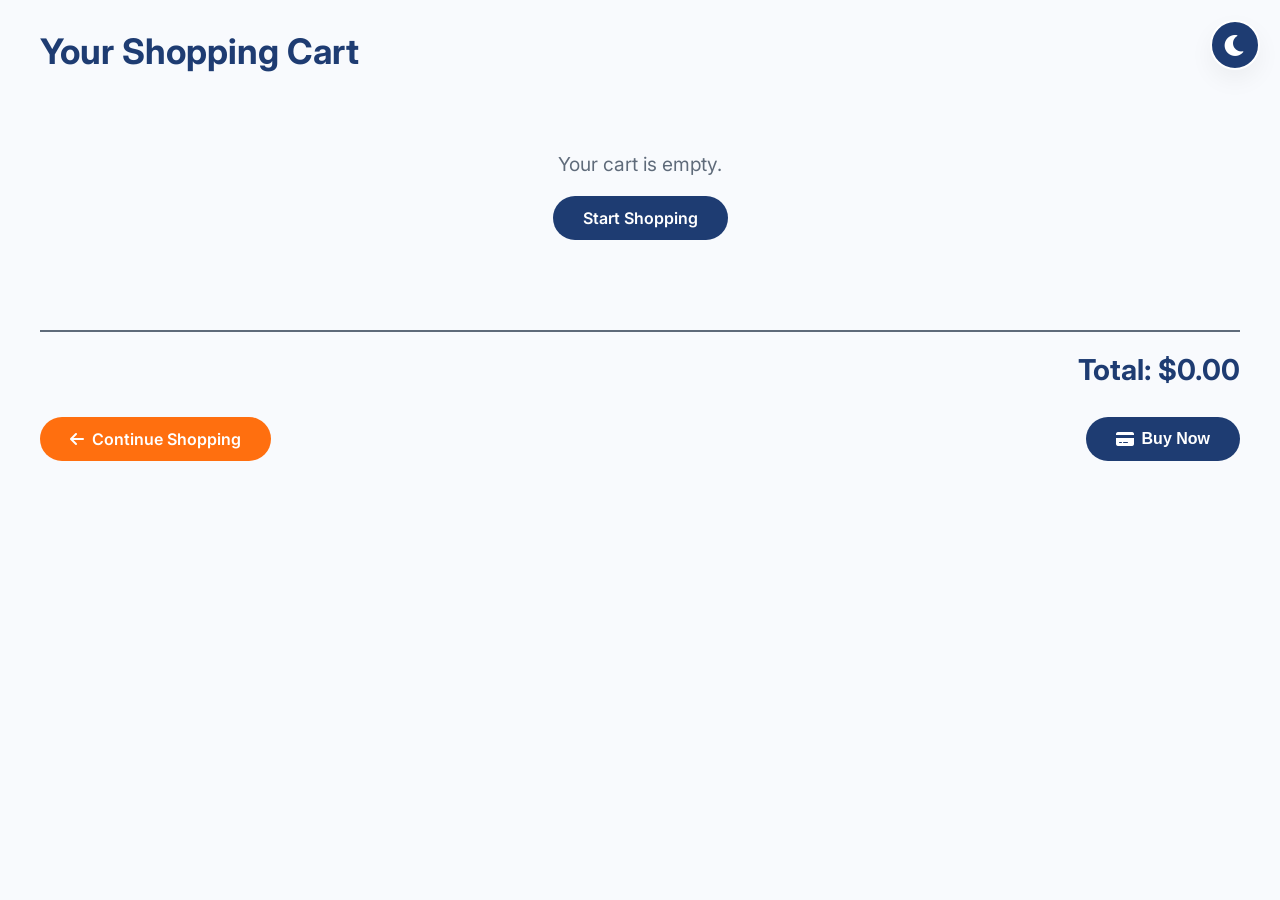
<file: cart.html>
<!DOCTYPE html>
<html lang="en">
<head>
    <meta charset="UTF-8">
    <meta name="viewport" content="width=device-width, initial-scale=1.0">
    <title>Your Cart · ICYAGWE SHOP</title>
    <!-- Font Awesome -->
    <link rel="stylesheet" href="https://cdnjs.cloudflare.com/ajax/libs/font-awesome/6.0.0-beta3/css/all.min.css">
    <!-- Google Fonts -->
    <link href="https://fonts.googleapis.com/css2?family=Inter:opsz,wght@14..32,400;14..32,500;14..32,600;14..32,700&display=swap" rel="stylesheet">
    <style>
        * { margin:0; padding:0; box-sizing:border-box; }
        :root {
            --primary: #1E3C72;
            --secondary: #FF6F0F;
            --dark: #1a2b3c;
            --light: #f8fafd;
            --gray: #5f6b7a;
            --white: #ffffff;
            --shadow-md: 0 10px 25px rgba(0,0,0,0.05);
            --shadow-lg: 0 20px 40px rgba(0,0,0,0.08);
            --radius: 24px;
            --radius-sm: 16px;
            --transition: all 0.25s ease;
        }
        body.dark-mode {
            --primary: #2a4b8c;
            --secondary: #ff944d;
            --dark: #e0e0e0;
            --light: #1e1e2f;
            --gray: #a0a0b0;
            --white: #2a2a3a;
            background-color: #12121a;
            color: #ddd;
        }
        body {
            font-family: 'Inter', sans-serif;
            background: var(--light);
            color: var(--dark);
            transition: all 0.3s;
            padding: 30px 20px;
        }
        .container {
            max-width: 1200px;
            margin: 0 auto;
        }
        h1 {
            margin-bottom: 30px;
            color: var(--primary);
            font-size: 2.2rem;
        }
        .cart-grid {
            display: grid;
            grid-template-columns: repeat(auto-fit, minmax(280px, 1fr));
            gap: 20px;
            margin-top: 20px;
        }
        .cart-card {
            background: var(--white);
            border-radius: 20px;
            overflow: hidden;
            box-shadow: var(--shadow-md);
            transition: var(--transition);
            position: relative;
            padding: 15px;
        }
        .cart-card:hover {
            transform: translateY(-5px);
            box-shadow: var(--shadow-lg);
        }
        .badge-best {
            position: absolute;
            top: 15px;
            left: 15px;
            background: #ff6b6b;
            color: white;
            font-size: 0.75rem;
            font-weight: 700;
            padding: 4px 12px;
            border-radius: 30px;
            text-transform: uppercase;
            z-index: 2;
            box-shadow: 0 4px 8px rgba(255,107,107,0.3);
        }
        .cart-img {
            width: 100%;
            height: 160px;
            background: #f0f0f0;
            border-radius: 16px;
            display: flex;
            align-items: center;
            justify-content: center;
            margin-bottom: 15px;
            overflow: hidden;
            cursor: pointer;
        }
        .cart-img i {
            font-size: 4rem;
            color: var(--primary);
            opacity: 0.5;
        }
        .cart-img img {
            width: 100%;
            height: 100%;
            object-fit: cover;
        }
        .cart-title {
            font-weight: 700;
            font-size: 1rem;
            line-height: 1.4;
            margin: 8px 0 4px;
            color: var(--dark);
            display: -webkit-box;
             line-clamp: 2;
            -webkit-box-orient: vertical;
            overflow: hidden;
            min-height: 2.8rem;
        }
        .cart-status {
            color: var(--gray);
            font-size: 0.85rem;
            margin-bottom: 10px;
        }
        .cart-price-row {
            display: flex;
            align-items: center;
            justify-content: space-between;
            margin-top: 10px;
        }
        .cart-price {
            font-size: 1.3rem;
            font-weight: 700;
            color: var(--primary);
        }
        .cart-quantity {
            display: flex;
            align-items: center;
            gap: 8px;
        }
        .qty-btn {
            width: 32px;
            height: 32px;
            border-radius: 50%;
            border: 1px solid var(--gray);
            background: transparent;
            color: var(--dark);
            font-weight: 700;
            cursor: pointer;
            transition: var(--transition);
            display: inline-flex;
            align-items: center;
            justify-content: center;
        }
        .qty-btn:hover {
            background: var(--secondary);
            color: white;
            border-color: var(--secondary);
        }
        .qty-value {
            font-weight: 600;
            min-width: 20px;
            text-align: center;
        }
        .remove-btn {
            background: none;
            border: none;
            font-size: 1.2rem;
            color: #ff6b6b;
            cursor: pointer;
            transition: var(--transition);
            margin-left: 5px;
        }
        .remove-btn:hover {
            color: #ff0000;
            transform: scale(1.1);
        }
        .cart-total {
            margin-top: 40px;
            text-align: right;
            font-size: 1.8rem;
            font-weight: 700;
            color: var(--primary);
            border-top: 2px solid var(--gray);
            padding-top: 20px;
        }
        .cart-actions {
            margin-top: 30px;
            display: flex;
            justify-content: space-between;
            flex-wrap: wrap;
            gap: 15px;
        }
        .btn {
            display: inline-flex;
            align-items: center;
            gap: 8px;
            padding: 12px 30px;
            border-radius: 60px;
            font-weight: 600;
            text-decoration: none;
            background: var(--primary);
            color: white;
            transition: var(--transition);
            border: none;
            cursor: pointer;
            font-size: 1rem;
        }
        .btn:hover {
            background: var(--secondary);
            transform: translateY(-2px);
        }
        .btn-secondary {
            background: var(--secondary);
        }
        .empty-cart {
            text-align: center;
            padding: 50px;
            font-size: 1.2rem;
            color: var(--gray);
        }
        .theme-toggle {
            position: fixed;
            top: 20px;
            right: 20px;
            width: 50px;
            height: 50px;
            background: var(--primary);
            color: white;
            border-radius: 50%;
            display: flex;
            align-items: center;
            justify-content: center;
            font-size: 1.5rem;
            cursor: pointer;
            border: 2px solid white;
            z-index: 100;
            box-shadow: var(--shadow-md);
        }

        /* MODAL for cart quick view */
        .modal {
            display: none;
            position: fixed;
            z-index: 1000;
            left: 0;
            top: 0;
            width: 100%;
            height: 100%;
            background-color: rgba(0,0,0,0.7);
            align-items: center;
            justify-content: center;
        }
        .modal.show {
            display: flex;
        }
        .modal-content {
            background: var(--white);
            border-radius: var(--radius);
            max-width: 1100px;
            width: 95%;
            max-height: 90vh;
            overflow-y: auto;
            position: relative;
            animation: fadeScale 0.3s ease;
        }
        @keyframes fadeScale {
            from { opacity: 0; transform: scale(0.9); }
            to { opacity: 1; transform: scale(1); }
        }
        .close-modal {
            position: absolute;
            top: 15px;
            right: 20px;
            font-size: 2rem;
            cursor: pointer;
            color: var(--gray);
            z-index: 10;
        }
        .close-modal:hover {
            color: var(--secondary);
        }
        .modal-body {
            display: grid;
            grid-template-columns: 1fr 1fr;
            gap: 30px;
            padding: 30px;
        }
        .modal-image {
            display: flex;
            align-items: center;
            justify-content: center;
        }
        .modal-img {
            width: 100%;
            max-height: 500px;
            display: flex;
            align-items: center;
            justify-content: center;
            background: #f0f0f0;
            border-radius: var(--radius-sm);
            padding: 20px;
        }
        .modal-img i {
            font-size: 12rem;
            color: var(--primary);
            opacity: 0.5;
        }
        .modal-img img {
            max-width: 100%;
            max-height: 500px;
            object-fit: contain;
        }
        .modal-details h2 {
            margin-bottom: 15px;
            color: var(--primary);
            font-size: 1.8rem;
        }
        .modal-price {
            font-size: 2.5rem;
            font-weight: 700;
            color: var(--secondary);
            margin-bottom: 20px;
        }
        .modal-description {
            margin-bottom: 30px;
            line-height: 1.6;
            font-size: 1.1rem;
        }
        .modal-add-btn {
            width: 100%;
            padding: 15px;
            font-size: 1.2rem;
        }
        @media (max-width: 768px) {
            .modal-body { grid-template-columns: 1fr; }
            .modal-img { max-height: 350px; }
            .modal-img i { font-size: 8rem; }
            .modal-img img { max-height: 350px; }
        }
    </style>
</head>
<body>
    <!-- QUICK VIEW MODAL (for cart items) -->
    <div id="cartModal" class="modal">
        <div class="modal-content">
            <span class="close-modal" id="closeCartModal">&times;</span>
            <div class="modal-body">
                <div class="modal-image">
                    <div id="cartModalImage" class="modal-img"></div>
                </div>
                <div class="modal-details">
                    <h2 id="cartModalTitle"></h2>
                    <div class="modal-price" id="cartModalPrice"></div>
                    <div class="modal-description" id="cartModalDescription"></div>
                </div>
            </div>
        </div>
    </div>

    <div class="theme-toggle" id="themeToggle"><i class="fas fa-moon"></i></div>
    <div class="container">
        <h1>Your Shopping Cart</h1>
        <div id="cartContainer" class="cart-grid">
            <!-- Cart items will be injected here -->
        </div>
        <div class="cart-total" id="cartTotal">Total: $0.00</div>
        <div class="cart-actions">
            <a href="index.html" class="btn btn-secondary"><i class="fas fa-arrow-left"></i> Continue Shopping</a>
            <button id="buyNowBtn" class="btn"><i class="fas fa-credit-card"></i> Buy Now</button>
        </div>
    </div>

    <script>
        (function() {
            // ---------- DARK MODE ----------
            const themeToggle = document.getElementById('themeToggle');
            const icon = themeToggle.querySelector('i');
            if (localStorage.getItem('theme') === 'dark') {
                document.body.classList.add('dark-mode');
                icon.classList.replace('fa-moon', 'fa-sun');
            }
            themeToggle.addEventListener('click', () => {
                document.body.classList.toggle('dark-mode');
                if (document.body.classList.contains('dark-mode')) {
                    icon.classList.replace('fa-moon', 'fa-sun');
                    localStorage.setItem('theme', 'dark');
                } else {
                    icon.classList.replace('fa-sun', 'fa-moon');
                    localStorage.setItem('theme', 'light');
                }
            });

            // ---------- CART DATA ----------
            function getCart() {
                return JSON.parse(localStorage.getItem('cart')) || [];
            }
            function saveCart(cart) {
                localStorage.setItem('cart', JSON.stringify(cart));
                renderCart();
            }

            const statusOptions = [
                "Selling fast",
                "in 235 carts",
                "in 142 carts",
                "in 87 carts",
                "Limited stock",
                "Popular choice"
            ];

            function getRandomStatus() {
                return statusOptions[Math.floor(Math.random() * statusOptions.length)];
            }

            // ---------- MODAL FUNCTIONS ----------
            const modal = document.getElementById('cartModal');
            const closeModal = document.getElementById('closeCartModal');
            const modalImage = document.getElementById('cartModalImage');
            const modalTitle = document.getElementById('cartModalTitle');
            const modalPrice = document.getElementById('cartModalPrice');
            const modalDesc = document.getElementById('cartModalDescription');

            function openModal(item) {
                modalTitle.textContent = item.name;
                modalPrice.textContent = `$${item.price.toFixed(2)}`;
                modalDesc.textContent = item.description || 'No description available.';
                if (item.imageType === 'image' && item.imageHtml) {
                    modalImage.innerHTML = item.imageHtml;
                } else {
                    const iconName = item.imageSrc || 'box';
                    modalImage.innerHTML = `<i class="fas fa-${iconName}"></i>`;
                }
                modal.classList.add('show');
            }

            closeModal.addEventListener('click', () => modal.classList.remove('show'));
            window.addEventListener('click', (e) => {
                if (e.target === modal) modal.classList.remove('show');
            });

            // ---------- RENDER CART ----------
            function renderCart() {
                const cart = getCart();
                const container = document.getElementById('cartContainer');
                const totalEl = document.getElementById('cartTotal');

                if (cart.length === 0) {
                    container.innerHTML = '<div class="empty-cart">Your cart is empty.<br><a href="index.html" class="btn" style="margin-top:20px;">Start Shopping</a></div>';
                    totalEl.textContent = 'Total: $0.00';
                    return;
                }

                let html = '';
                let total = 0;

                cart.forEach(item => {
                    const subtotal = item.price * item.quantity;
                    total += subtotal;
                    const status = item.status || getRandomStatus();

                    let imageHtml = '';
                    if (item.imageType === 'image' && item.imageHtml) {
                        imageHtml = item.imageHtml;
                    } else {
                        const iconName = item.imageSrc || 'box';
                        imageHtml = `<i class="fas fa-${iconName}"></i>`;
                    }

                    html += `
                        <div class="cart-card" data-id="${item.id}">
                            <div class="badge-best">#Best seller</div>
                            <div class="cart-img" onclick='openModalFromItem(${JSON.stringify(item).replace(/'/g, "&apos;")})'>
                                ${imageHtml}
                            </div>
                            <div class="cart-title">${item.name}</div>
                            <div class="cart-status">${status}</div>
                            <div class="cart-price-row">
                                <span class="cart-price">$${item.price.toFixed(2)}</span>
                                <div class="cart-quantity">
                                    <button class="qty-btn" onclick="updateQty('${item.id}', -1)">−</button>
                                    <span class="qty-value">${item.quantity}</span>
                                    <button class="qty-btn" onclick="updateQty('${item.id}', 1)">+</button>
                                    <button class="remove-btn" onclick="removeItem('${item.id}')"><i class="fas fa-trash"></i></button>
                                </div>
                            </div>
                        </div>
                    `;
                });

                container.innerHTML = html;
                totalEl.textContent = `Total: $${total.toFixed(2)}`;
            }

            window.openModalFromItem = function(item) {
                openModal(item);
            };

            window.updateQty = function(id, delta) {
                let cart = getCart();
                const item = cart.find(i => i.id == id);
                if (item) {
                    item.quantity += delta;
                    if (item.quantity < 1) item.quantity = 1;
                    saveCart(cart);
                }
            };

            window.removeItem = function(id) {
                let cart = getCart().filter(i => i.id != id);
                saveCart(cart);
            };

            renderCart();

            // ---------- BUY NOW BUTTON ----------
            document.getElementById('buyNowBtn').addEventListener('click', () => {
                const cart = getCart();
                if (cart.length === 0) {
                    alert('Your cart is empty! Add some items first.');
                } else {
                    alert('Thank you for your purchase! (This is a demo – checkout not implemented.)');
                }
            });
        })();
    </script>
</body>
</html>
</file>
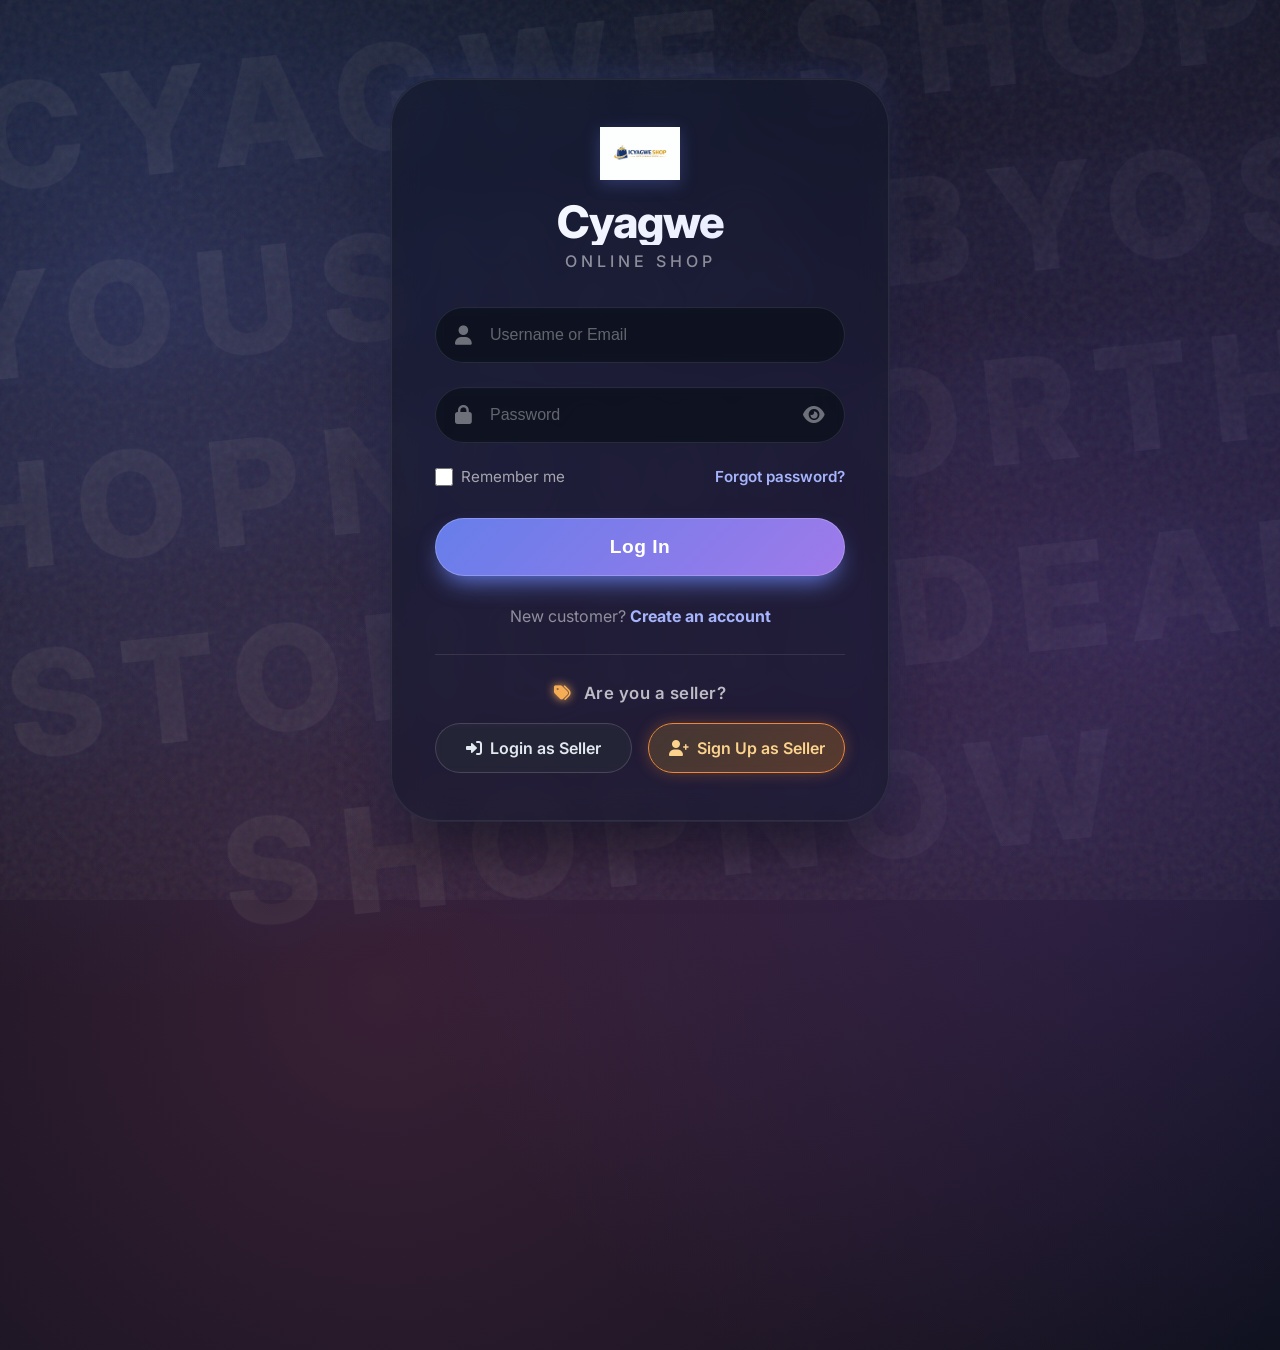
<file: loginandsinup.html>
<!DOCTYPE html>
<html lang="en">
<head>
    <meta charset="UTF-8">
    <meta name="viewport" content="width=device-width, initial-scale=1.0">
    <title>Cyagwe · login & register</title>
    <!-- Google Fonts -->
    <link href="https://fonts.googleapis.com/css2?family=Inter:opsz,wght@14..32,400;14..32,500;14..32,600;14..32,700;14..32,800&display=swap" rel="stylesheet">
    <!-- Font Awesome -->
    <link rel="stylesheet" href="https://cdnjs.cloudflare.com/ajax/libs/font-awesome/6.0.0-beta3/css/all.min.css">
    <style>
        /* ========== CSS (same as before, with logo styling added) ========== */
        * {
            margin: 0;
            padding: 0;
            box-sizing: border-box;
        }

        body {
            min-height: 100vh;
            font-family: 'Inter', sans-serif;
            background: #0b0f19;
            display: flex;
            align-items: center;
            justify-content: center;
            padding: 20px;
            position: relative;
            overflow-x: hidden;
        }

        /* animated gradient background */
        body::before {
            content: '';
            position: absolute;
            top: -50%;
            left: -50%;
            width: 200%;
            height: 200%;
            background: radial-gradient(circle at 30% 40%, rgba(102, 126, 234, 0.25) 0%, transparent 35%),
                        radial-gradient(circle at 70% 60%, rgba(155, 93, 229, 0.25) 0%, transparent 40%),
                        radial-gradient(circle at 40% 80%, rgba(237, 100, 166, 0.2) 0%, transparent 45%);
            animation: rotate 40s infinite linear;
            z-index: 0;
        }

        @keyframes rotate {
            from { transform: rotate(0deg); }
            to { transform: rotate(360deg); }
        }

        /* noise overlay */
        body::after {
            content: '';
            position: absolute;
            top: 0;
            left: 0;
            width: 100%;
            height: 100%;
            background-image: url("data:image/svg+xml,%3Csvg viewBox='0 0 200 200' xmlns='http://www.w3.org/2000/svg'%3E%3Cfilter id='noise'%3E%3CfeTurbulence type='fractalNoise' baseFrequency='0.65' numOctaves='3' stitchTiles='stitch'/%3E%3C/filter%3E%3Crect width='100%25' height='100%25' filter='url(%23noise)' opacity='0.08'/%3E%3C/svg%3E");
            pointer-events: none;
            z-index: 1;
        }

        /* background slogan */
        .background-slogan {
            position: absolute;
            top: 0;
            left: 0;
            width: 100%;
            height: 100%;
            display: flex;
            flex-direction: column;
            align-items: center;
            justify-content: center;
            pointer-events: none;
            z-index: 2;
            opacity: 0.08;
            transform: rotate(-6deg) scale(1.3);
            font-weight: 800;
            text-transform: uppercase;
            line-height: 1.2;
            color: #fff;
            text-shadow: 0 0 30px rgba(0,0,0,0.7);
            white-space: nowrap;
            font-family: 'Inter', sans-serif;
        }

        .background-slogan span {
            font-size: clamp(2.5rem, 12vw, 7rem);
            letter-spacing: 0.15em;
            margin: 0.05em 0;
            background: linear-gradient(135deg, #ffffff 20%, #c0c0ff 80%);
            -webkit-background-clip: text;
            -webkit-text-fill-color: transparent;
            filter: drop-shadow(0 0 15px #667eea);
        }

        /* main card container */
        .container {
            width: 100%;
            max-width: 500px;
            position: relative;
            z-index: 20;
        }

        .login-card {
            background: rgba(20, 25, 40, 0.7);
            backdrop-filter: blur(16px) saturate(180%);
            -webkit-backdrop-filter: blur(16px) saturate(180%);
            border-radius: 48px;
            padding: 48px 44px;
            box-shadow: 0 30px 60px -10px rgba(0, 0, 0, 0.6),
                        0 0 0 1px rgba(255, 255, 255, 0.07) inset,
                        0 0 40px rgba(102, 126, 234, 0.2);
            border: 1px solid rgba(255, 255, 255, 0.05);
            animation: floatIn 0.8s cubic-bezier(0.16, 1, 0.3, 1);
        }

        @keyframes floatIn {
            0% { opacity: 0; transform: translateY(30px) scale(0.98); }
            100% { opacity: 1; transform: translateY(0) scale(1); }
        }

        .brand {
            text-align: center;
            margin-bottom: 36px;
        }

        /* ===== LOGO STYLING – now looks like a professional icon/wordmark ===== */
        .brand-logo {
            width: 80px;               /* smaller, icon-like size */
            height: auto;
            margin-bottom: 16px;
            filter: drop-shadow(0 4px 8px rgba(102,126,234,0.3));
            transition: transform 0.3s;
            /* If your image has a background, you can try these */
            background: transparent !important;  /* ensure no background */
            mix-blend-mode: normal;              /* keeps original colors */
            /* Optional: make it monochrome using brightness + sepia – experiment 
               filter: brightness(0) invert(1);   /* would turn dark images white */
        }

        .brand-logo:hover {
            transform: scale(1.02);
        }

        /* ALTERNATIVE: If you prefer a pure text logo, replace the <img> with this:
           <div class="text-logo">CYAGWE</div> and uncomment the CSS below:
        .text-logo {
            font-size: 2.5rem;
            font-weight: 800;
            letter-spacing: 4px;
            background: linear-gradient(135deg, #fff, #a5b4fc);
            -webkit-background-clip: text;
            -webkit-text-fill-color: transparent;
            margin-bottom: 16px;
            text-transform: uppercase;
        } */

        .brand h1 {
            font-size: 2.8rem;
            font-weight: 800;
            background: linear-gradient(135deg, #ffffff, #e0e7ff);
            -webkit-background-clip: text;
            -webkit-text-fill-color: transparent;
            letter-spacing: -1px;
            line-height: 1;
        }

        .brand p {
            color: rgba(255,255,255,0.5);
            font-size: 1rem;
            font-weight: 500;
            text-transform: uppercase;
            letter-spacing: 4px;
            margin-top: 6px;
        }

        /* form elements (unchanged) */
        .input-group {
            position: relative;
            margin-bottom: 24px;
        }

        .input-group i {
            position: absolute;
            left: 20px;
            top: 50%;
            transform: translateY(-50%);
            color: rgba(255,255,255,0.4);
            font-size: 1.2rem;
            transition: color 0.2s;
            z-index: 2;
        }

        .input-group input,
        .input-group select {
            width: 100%;
            padding: 18px 24px 18px 54px;
            border: 1.5px solid rgba(255,255,255,0.1);
            border-radius: 40px;
            font-size: 1rem;
            background: rgba(10, 15, 25, 0.6);
            color: white;
            font-weight: 500;
            transition: all 0.25s;
            backdrop-filter: blur(4px);
            appearance: none;
        }

        .input-group select {
            cursor: pointer;
        }

        .input-group select option {
            background: #1a1f2e;
            color: white;
        }

        .input-group input::placeholder {
            color: rgba(255,255,255,0.35);
            font-weight: 400;
        }

        .input-group input:focus,
        .input-group select:focus {
            outline: none;
            border-color: #667eea;
            background: rgba(20, 30, 50, 0.7);
            box-shadow: 0 0 0 4px rgba(102, 126, 234, 0.2), 0 0 20px rgba(102,126,234,0.3);
        }

        .input-group .toggle-password {
            left: auto;
            right: 20px;
            cursor: pointer;
            color: rgba(255,255,255,0.4);
            transition: color 0.2s;
        }

        .input-group .toggle-password:hover {
            color: #a5b4fc;
        }

        .options {
            display: flex;
            justify-content: space-between;
            align-items: center;
            margin: 18px 0 32px;
            font-size: 0.95rem;
            color: rgba(255,255,255,0.6);
        }

        .options label {
            display: flex;
            align-items: center;
            gap: 8px;
            cursor: pointer;
            transition: color 0.2s;
        }

        .options label:hover {
            color: rgba(255,255,255,0.9);
        }

        .options input[type="checkbox"] {
            width: 18px;
            height: 18px;
            accent-color: #667eea;
            border-radius: 4px;
        }

        .options a {
            color: #a5b4fc;
            text-decoration: none;
            font-weight: 600;
            transition: color 0.2s, text-shadow 0.2s;
            cursor: pointer;
        }

        .options a:hover {
            color: #c084fc;
            text-decoration: underline;
            text-shadow: 0 0 8px #a5b4fc;
        }

        .login-btn {
            width: 100%;
            padding: 18px;
            background: linear-gradient(135deg, #667eea, #9f7aea);
            border: none;
            border-radius: 40px;
            color: white;
            font-size: 1.2rem;
            font-weight: 700;
            cursor: pointer;
            transition: all 0.25s;
            box-shadow: 0 12px 25px -8px #667eea, 0 0 0 1px rgba(255,255,255,0.2) inset;
            letter-spacing: 0.5px;
        }

        .login-btn:hover {
            transform: translateY(-3px) scale(1.02);
            box-shadow: 0 22px 35px -10px #7b4eea, 0 0 0 1px rgba(255,255,255,0.3) inset;
            background: linear-gradient(135deg, #7789f0, #b185f0);
        }

        .login-btn:active {
            transform: translateY(0) scale(1);
        }

        .signup-link {
            text-align: center;
            margin: 30px 0 24px;
            color: rgba(255,255,255,0.5);
            font-size: 1rem;
        }

        .signup-link a {
            color: #a5b4fc;
            font-weight: 700;
            text-decoration: none;
            transition: all 0.2s;
            cursor: pointer;
        }

        .signup-link a:hover {
            color: #c084fc;
            text-decoration: underline;
        }

        /* seller section */
        .seller-section {
            margin-top: 28px;
            padding-top: 28px;
            border-top: 1px solid rgba(255,255,255,0.1);
            text-align: center;
        }

        .seller-section p {
            color: rgba(255,255,255,0.7);
            font-weight: 600;
            margin-bottom: 20px;
            letter-spacing: 0.5px;
            font-size: 1.05rem;
        }

        .seller-section p i {
            color: #f6ad55;
            margin-right: 8px;
            filter: drop-shadow(0 0 5px #f6ad55);
        }

        .seller-buttons {
            display: flex;
            gap: 16px;
            justify-content: center;
        }

        .seller-btn {
            flex: 1;
            padding: 14px 0;
            border-radius: 40px;
            font-weight: 600;
            font-size: 1rem;
            cursor: pointer;
            transition: all 0.25s;
            border: 1.5px solid transparent;
            background: transparent;
            display: inline-flex;
            align-items: center;
            justify-content: center;
            gap: 8px;
            text-decoration: none;
            backdrop-filter: blur(4px);
        }

        .seller-login {
            background: rgba(255,255,255,0.05);
            color: #e2e8f0;
            border-color: rgba(255,255,255,0.15);
        }

        .seller-login:hover {
            background: rgba(255,255,255,0.12);
            border-color: rgba(255,255,255,0.3);
            transform: translateY(-2px);
        }

        .seller-signup {
            background: linear-gradient(135deg, rgba(246, 173, 85, 0.2), rgba(237, 137, 54, 0.3));
            color: #fbd38d;
            border-color: #ed8936;
            box-shadow: 0 0 15px rgba(237, 137, 54, 0.3);
        }

        .seller-signup:hover {
            background: linear-gradient(135deg, rgba(246, 173, 85, 0.35), rgba(237, 137, 54, 0.45));
            color: #fff;
            transform: translateY(-2px);
            box-shadow: 0 12px 25px -5px #ed8936;
        }

        /* modal base */
        .modal {
            display: none;
            position: fixed;
            top: 0;
            left: 0;
            width: 100%;
            height: 100%;
            background-color: rgba(0,0,0,0.5);
            backdrop-filter: blur(12px);
            align-items: center;
            justify-content: center;
            z-index: 1000;
            animation: fadeIn 0.3s;
            overflow-y: auto;
            padding: 20px;
        }

        @keyframes fadeIn {
            from { opacity: 0; }
            to { opacity: 1; }
        }

        .modal-content {
            background: rgba(25, 30, 45, 0.95);
            backdrop-filter: blur(20px);
            border-radius: 48px;
            max-width: 600px;
            width: 100%;
            padding: 40px;
            box-shadow: 0 40px 70px -10px black, 0 0 0 1px rgba(255,255,255,0.08) inset;
            border: 1px solid rgba(255,255,255,0.05);
            position: relative;
            animation: slideUp 0.4s;
            max-height: 90vh;
            overflow-y: auto;
        }

        @keyframes slideUp {
            from { transform: translateY(30px); opacity: 0; }
            to { transform: translateY(0); opacity: 1; }
        }

        .modal-close {
            position: absolute;
            top: 24px;
            right: 24px;
            font-size: 1.8rem;
            color: rgba(255,255,255,0.3);
            cursor: pointer;
            transition: color 0.2s, transform 0.2s;
            line-height: 1;
            z-index: 10;
        }

        .modal-close:hover {
            color: #a5b4fc;
            transform: scale(1.1);
        }

        .modal h3 {
            font-size: 2.2rem;
            font-weight: 700;
            margin-bottom: 12px;
            background: linear-gradient(135deg, #fff, #d6e0ff);
            -webkit-background-clip: text;
            -webkit-text-fill-color: transparent;
        }

        .modal p {
            color: rgba(255,255,255,0.6);
            margin-bottom: 30px;
            font-size: 1rem;
            line-height: 1.5;
        }

        .modal-input,
        .modal-select {
            width: 100%;
            padding: 15px 20px;
            border: 1.5px solid rgba(255,255,255,0.1);
            border-radius: 30px;
            font-size: 1rem;
            background: rgba(10, 15, 25, 0.7);
            color: white;
            margin-bottom: 20px;
            transition: all 0.25s;
        }

        .modal-input:focus,
        .modal-select:focus {
            outline: none;
            border-color: #667eea;
            box-shadow: 0 0 0 4px rgba(102,126,234,0.2), 0 0 20px #667eea;
        }

        .modal-select {
            cursor: pointer;
        }

        .modal-select option {
            background: #1a1f2e;
        }

        .file-upload {
            margin-bottom: 20px;
        }

        .file-upload label {
            display: block;
            color: rgba(255,255,255,0.7);
            margin-bottom: 8px;
            font-weight: 500;
        }

        .file-upload input[type="file"] {
            width: 100%;
            padding: 12px;
            border: 1.5px dashed rgba(255,255,255,0.2);
            border-radius: 30px;
            background: rgba(10, 15, 25, 0.5);
            color: rgba(255,255,255,0.7);
            cursor: pointer;
        }

        .file-upload input[type="file"]::file-selector-button {
            background: linear-gradient(135deg, #667eea, #9f7aea);
            border: none;
            padding: 8px 16px;
            border-radius: 30px;
            color: white;
            font-weight: 600;
            margin-right: 15px;
            cursor: pointer;
            transition: all 0.2s;
        }

        .file-upload input[type="file"]::file-selector-button:hover {
            background: linear-gradient(135deg, #7789f0, #b185f0);
        }

        .google-btn {
            width: 100%;
            padding: 14px;
            background: rgba(255,255,255,0.1);
            border: 1.5px solid rgba(255,255,255,0.2);
            border-radius: 40px;
            color: white;
            font-size: 1rem;
            font-weight: 600;
            cursor: pointer;
            transition: all 0.2s;
            display: flex;
            align-items: center;
            justify-content: center;
            gap: 10px;
            margin-bottom: 20px;
        }

        .google-btn:hover {
            background: rgba(255,255,255,0.15);
            border-color: rgba(255,255,255,0.3);
        }

        .google-btn i {
            color: #DB4437;
            font-size: 1.2rem;
        }

        .divider {
            display: flex;
            align-items: center;
            text-align: center;
            color: rgba(255,255,255,0.4);
            margin: 20px 0;
        }

        .divider::before,
        .divider::after {
            content: '';
            flex: 1;
            border-bottom: 1px solid rgba(255,255,255,0.1);
        }

        .divider span {
            padding: 0 10px;
        }

        .modal-btn {
            width: 100%;
            padding: 16px;
            background: linear-gradient(135deg, #667eea, #9f7aea);
            border: none;
            border-radius: 40px;
            color: white;
            font-size: 1.1rem;
            font-weight: 700;
            cursor: pointer;
            transition: all 0.25s;
            box-shadow: 0 10px 20px -8px #667eea;
            margin-top: 10px;
        }

        .modal-btn:hover {
            transform: translateY(-2px);
            box-shadow: 0 20px 30px -8px #9f7aea;
        }

        .modal-message {
            margin-top: 20px;
            padding: 14px;
            border-radius: 40px;
            text-align: center;
            font-weight: 500;
            display: none;
            backdrop-filter: blur(4px);
        }

        .modal-message.show {
            display: block;
        }

        .success-message {
            background: rgba(72, 187, 120, 0.15);
            color: #9ae6b4;
            border: 1px solid rgba(72, 187, 120, 0.4);
        }

        .error-message {
            background: rgba(245, 101, 101, 0.15);
            color: #fc8181;
            border: 1px solid #fc8181;
        }

        /* rating stars */
        .rating {
            display: flex;
            justify-content: center;
            gap: 10px;
            margin: 25px 0;
        }

        .rating i {
            font-size: 2.5rem;
            color: rgba(255,255,255,0.3);
            cursor: pointer;
            transition: color 0.2s;
        }

        .rating i:hover,
        .rating i.active {
            color: #f6ad55;
        }

        .action-buttons {
            display: flex;
            gap: 15px;
            margin-top: 25px;
        }

        .action-btn {
            flex: 1;
            padding: 14px;
            border-radius: 40px;
            font-weight: 600;
            text-align: center;
            text-decoration: none;
            transition: all 0.2s;
            border: 1.5px solid transparent;
            cursor: pointer;
        }

        .btn-home {
            background: rgba(255,255,255,0.1);
            color: white;
            border-color: rgba(255,255,255,0.2);
        }

        .btn-home:hover {
            background: rgba(255,255,255,0.2);
            border-color: rgba(255,255,255,0.3);
        }

        .btn-exit {
            background: linear-gradient(135deg, #f56565, #ed64a6);
            color: white;
        }

        .btn-exit:hover {
            transform: translateY(-2px);
            box-shadow: 0 10px 20px -5px #f56565;
        }

        @media (max-width: 500px) {
            .login-card { padding: 36px 24px; }
            .seller-buttons { flex-direction: column; }
            .background-slogan span { font-size: 2.2rem; }
            .brand-logo { width: 60px; }
        }
    </style>
</head>
<body>

    <!-- background slogan -->
    <div class="background-slogan" aria-hidden="true">
        <span>ICYAGWE SHOP</span>
        <span>IBYOUSHAA BYOSE</span>
        <span>SHOPNOWFORTHE</span>
        <span>BESTONLINEDEALS!</span>
        <span>SHOPNOW</span>
    </div>

    <div class="container">
        <div class="login-card">
            <div class="brand">
                <!-- ===== YOUR LOGO ===== -->
                <!-- File name is log.png.png (double extension) -->
                <img src="log.png.png" alt="Cyagwe Shop Logo" class="brand-logo">

                <!-- If you prefer a text logo instead of an image, replace the line above with:
                     <div class="text-logo">CYAGWE</div>
                     and uncomment the .text-logo CSS rule. -->

                <h1>Cyagwe</h1>
                <p>Online Shop</p>
            </div>

            <!-- customer login form -->
            <form id="customerLoginForm">
                <div class="input-group">
                    <i class="fas fa-user"></i>
                    <input type="text" id="loginUsername" name="username" placeholder="Username or Email" required>
                </div>
                <div class="input-group">
                    <i class="fas fa-lock"></i>
                    <input type="password" id="loginPassword" name="password" placeholder="Password" required>
                    <i class="fas fa-eye toggle-password" onclick="togglePassword('loginPassword')"></i>
                </div>
                <div class="options">
                    <label>
                        <input type="checkbox" name="remember"> <span>Remember me</span>
                    </label>
                    <a href="#" id="forgotPasswordLink">Forgot password?</a>
                </div>
                <button type="submit" class="login-btn" id="customerLoginBtn">Log In</button>
            </form>

            <p class="signup-link">
                New customer? <a href="#" id="createAccountLink">Create an account</a>
            </p>

            <!-- seller section -->
            <div class="seller-section">
                <p><i class="fas fa-tags"></i> Are you a seller?</p>
                <div class="seller-buttons">
                    <a href="#" class="seller-btn seller-login" id="sellerLoginBtn">
                        <i class="fas fa-sign-in-alt"></i> Login as Seller
                    </a>
                    <a href="#" class="seller-btn seller-signup" id="sellerSignupBtn">
                        <i class="fas fa-user-plus"></i> Sign Up as Seller
                    </a>
                </div>
            </div>
        </div>
    </div>

    <!-- forgot password modal -->
    <div id="forgotModal" class="modal">
        <div class="modal-content">
            <span class="modal-close" id="closeModal">&times;</span>
            <h3>Reset password</h3>
            <p>Enter your email or username. We'll send a reset link instantly.</p>
            <input type="text" id="resetIdentifier" class="modal-input" placeholder="Email or username" autocomplete="off">
            <button id="sendResetBtn" class="modal-btn">Send reset link</button>
            <div id="resetMessage" class="modal-message"></div>
        </div>
    </div>

    <!-- customer registration modal (with Google option) -->
    <div id="customerRegisterModal" class="modal">
        <div class="modal-content">
            <span class="modal-close" id="closeCustomerRegister">&times;</span>
            <h3>Join Cyagwe</h3>
            <p>Create an account or continue with Google</p>
            
            <!-- Google button -->
            <button class="google-btn" id="customerGoogleRegister">
                <i class="fab fa-google"></i> Continue with Google
            </button>
            
            <div class="divider"><span>or</span></div>
            
            <!-- registration form -->
            <form id="customerRegisterForm">
                <input type="text" name="firstName" class="modal-input" placeholder="First name" required>
                <input type="text" name="lastName" class="modal-input" placeholder="Last name" required>
                <input type="email" name="email" class="modal-input" placeholder="Email address" required>
                <input type="text" name="username" class="modal-input" placeholder="Username" required>
                <input type="password" name="password" class="modal-input" placeholder="Password (min. 6 characters)" pattern=".{6,}" title="Minimum 6 characters" required>
                <input type="password" name="confirmPassword" class="modal-input" placeholder="Confirm password" required>
                <button type="submit" class="modal-btn">Create account</button>
                <div id="customerRegisterMessage" class="modal-message"></div>
            </form>
        </div>
    </div>

    <!-- seller login modal -->
    <div id="sellerLoginModal" class="modal">
        <div class="modal-content">
            <span class="modal-close" id="closeSellerLogin">&times;</span>
            <h3>Seller login</h3>
            <p>Access your seller dashboard.</p>
            <button class="google-btn" id="sellerGoogleLogin"><i class="fab fa-google"></i> Continue with Google</button>
            <div class="divider"><span>or</span></div>
            <form id="sellerLoginForm">
                <input type="text" name="username" class="modal-input" placeholder="Username or Email" required>
                <input type="password" name="password" class="modal-input" placeholder="Password" required>
                <button type="submit" class="modal-btn">Log In</button>
                <div id="sellerLoginMessage" class="modal-message"></div>
            </form>
            <p style="text-align: center; margin-top: 20px; color: rgba(255,255,255,0.5);">
                Don't have an account? <a href="#" id="goToSellerSignup" style="color: #a5b4fc;">Sign up as seller</a>
            </p>
        </div>
    </div>

    <!-- seller registration modal (detailed) -->
    <div id="sellerRegisterModal" class="modal">
        <div class="modal-content">
            <span class="modal-close" id="closeSellerRegister">&times;</span>
            <h3>Create seller account</h3>
            <p>Fill in your details to start selling on Cyagwe.</p>
            <form id="sellerRegisterForm" enctype="multipart/form-data">
                <input type="text" name="firstName" class="modal-input" placeholder="First name" required>
                <input type="text" name="lastName" class="modal-input" placeholder="Last name" required>
                <select name="category" class="modal-select" required>
                    <option value="" disabled selected>What do you sell?</option>
                    <option value="clothes_shoes">Clothes & Shoes</option>
                    <option value="electronics">Electronic Devices</option>
                    <option value="other">Others</option>
                </select>
                <input type="email" name="email" class="modal-input" placeholder="Email address" required>
                <input type="password" name="password" class="modal-input" placeholder="Password (6+ chars, letters & digits)" pattern="^(?=.*[A-Za-z])(?=.*\d)[A-Za-z\d]{6,}$" title="Minimum 6 characters, at least one letter and one digit" required>
                <input type="password" name="confirmPassword" class="modal-input" placeholder="Confirm password" required>
                <select name="idType" class="modal-select" required>
                    <option value="" disabled selected>ID type</option>
                    <option value="passport">Passport</option>
                    <option value="driving_license">Driving License</option>
                    <option value="national_id">National ID</option>
                </select>
                
                <!-- Country dropdown -->
                <select name="nationality" class="modal-select" required>
                    <option value="" disabled selected>Select your country</option>
                    <option value="Afghanistan">Afghanistan</option>
                    <option value="Albania">Albania</option>
                    <option value="Algeria">Algeria</option>
                    <option value="Andorra">Andorra</option>
                    <option value="Angola">Angola</option>
                    <option value="Antigua and Barbuda">Antigua and Barbuda</option>
                    <option value="Argentina">Argentina</option>
                    <option value="Armenia">Armenia</option>
                    <option value="Australia">Australia</option>
                    <option value="Austria">Austria</option>
                    <option value="Azerbaijan">Azerbaijan</option>
                    <option value="Bahamas">Bahamas</option>
                    <option value="Bahrain">Bahrain</option>
                    <option value="Bangladesh">Bangladesh</option>
                    <option value="Barbados">Barbados</option>
                    <option value="Belarus">Belarus</option>
                    <option value="Belgium">Belgium</option>
                    <option value="Belize">Belize</option>
                    <option value="Benin">Benin</option>
                    <option value="Bhutan">Bhutan</option>
                    <option value="Bolivia">Bolivia</option>
                    <option value="Bosnia and Herzegovina">Bosnia and Herzegovina</option>
                    <option value="Botswana">Botswana</option>
                    <option value="Brazil">Brazil</option>
                    <option value="Brunei">Brunei</option>
                    <option value="Bulgaria">Bulgaria</option>
                    <option value="Burkina Faso">Burkina Faso</option>
                    <option value="Burundi">Burundi</option>
                    <option value="Cabo Verde">Cabo Verde</option>
                    <option value="Cambodia">Cambodia</option>
                    <option value="Cameroon">Cameroon</option>
                    <option value="Canada">Canada</option>
                    <option value="Central African Republic">Central African Republic</option>
                    <option value="Chad">Chad</option>
                    <option value="Chile">Chile</option>
                    <option value="China">China</option>
                    <option value="Colombia">Colombia</option>
                    <option value="Comoros">Comoros</option>
                    <option value="Congo">Congo</option>
                    <option value="Costa Rica">Costa Rica</option>
                    <option value="Côte d'Ivoire">Côte d'Ivoire</option>
                    <option value="Croatia">Croatia</option>
                    <option value="Cuba">Cuba</option>
                    <option value="Cyprus">Cyprus</option>
                    <option value="Czech Republic">Czech Republic</option>
                    <option value="Denmark">Denmark</option>
                    <option value="Djibouti">Djibouti</option>
                    <option value="Dominica">Dominica</option>
                    <option value="Dominican Republic">Dominican Republic</option>
                    <option value="Ecuador">Ecuador</option>
                    <option value="Egypt">Egypt</option>
                    <option value="El Salvador">El Salvador</option>
                    <option value="Equatorial Guinea">Equatorial Guinea</option>
                    <option value="Eritrea">Eritrea</option>
                    <option value="Estonia">Estonia</option>
                    <option value="Eswatini">Eswatini</option>
                    <option value="Ethiopia">Ethiopia</option>
                    <option value="Fiji">Fiji</option>
                    <option value="Finland">Finland</option>
                    <option value="France">France</option>
                    <option value="Gabon">Gabon</option>
                    <option value="Gambia">Gambia</option>
                    <option value="Georgia">Georgia</option>
                    <option value="Germany">Germany</option>
                    <option value="Ghana">Ghana</option>
                    <option value="Greece">Greece</option>
                    <option value="Grenada">Grenada</option>
                    <option value="Guatemala">Guatemala</option>
                    <option value="Guinea">Guinea</option>
                    <option value="Guinea-Bissau">Guinea-Bissau</option>
                    <option value="Guyana">Guyana</option>
                    <option value="Haiti">Haiti</option>
                    <option value="Honduras">Honduras</option>
                    <option value="Hungary">Hungary</option>
                    <option value="Iceland">Iceland</option>
                    <option value="India">India</option>
                    <option value="Indonesia">Indonesia</option>
                    <option value="Iran">Iran</option>
                    <option value="Iraq">Iraq</option>
                    <option value="Ireland">Ireland</option>
                    <option value="Israel">Israel</option>
                    <option value="Italy">Italy</option>
                    <option value="Jamaica">Jamaica</option>
                    <option value="Japan">Japan</option>
                    <option value="Jordan">Jordan</option>
                    <option value="Kazakhstan">Kazakhstan</option>
                    <option value="Kenya">Kenya</option>
                    <option value="Kiribati">Kiribati</option>
                    <option value="Kuwait">Kuwait</option>
                    <option value="Kyrgyzstan">Kyrgyzstan</option>
                    <option value="Laos">Laos</option>
                    <option value="Latvia">Latvia</option>
                    <option value="Lebanon">Lebanon</option>
                    <option value="Lesotho">Lesotho</option>
                    <option value="Liberia">Liberia</option>
                    <option value="Libya">Libya</option>
                    <option value="Liechtenstein">Liechtenstein</option>
                    <option value="Lithuania">Lithuania</option>
                    <option value="Luxembourg">Luxembourg</option>
                    <option value="Madagascar">Madagascar</option>
                    <option value="Malawi">Malawi</option>
                    <option value="Malaysia">Malaysia</option>
                    <option value="Maldives">Maldives</option>
                    <option value="Mali">Mali</option>
                    <option value="Malta">Malta</option>
                    <option value="Marshall Islands">Marshall Islands</option>
                    <option value="Mauritania">Mauritania</option>
                    <option value="Mauritius">Mauritius</option>
                    <option value="Mexico">Mexico</option>
                    <option value="Micronesia">Micronesia</option>
                    <option value="Moldova">Moldova</option>
                    <option value="Monaco">Monaco</option>
                    <option value="Mongolia">Mongolia</option>
                    <option value="Montenegro">Montenegro</option>
                    <option value="Morocco">Morocco</option>
                    <option value="Mozambique">Mozambique</option>
                    <option value="Myanmar">Myanmar</option>
                    <option value="Namibia">Namibia</option>
                    <option value="Nauru">Nauru</option>
                    <option value="Nepal">Nepal</option>
                    <option value="Netherlands">Netherlands</option>
                    <option value="New Zealand">New Zealand</option>
                    <option value="Nicaragua">Nicaragua</option>
                    <option value="Niger">Niger</option>
                    <option value="Nigeria">Nigeria</option>
                    <option value="North Korea">North Korea</option>
                    <option value="North Macedonia">North Macedonia</option>
                    <option value="Norway">Norway</option>
                    <option value="Oman">Oman</option>
                    <option value="Pakistan">Pakistan</option>
                    <option value="Palau">Palau</option>
                    <option value="Palestine">Palestine</option>
                    <option value="Panama">Panama</option>
                    <option value="Papua New Guinea">Papua New Guinea</option>
                    <option value="Paraguay">Paraguay</option>
                    <option value="Peru">Peru</option>
                    <option value="Philippines">Philippines</option>
                    <option value="Poland">Poland</option>
                    <option value="Portugal">Portugal</option>
                    <option value="Qatar">Qatar</option>
                    <option value="Romania">Romania</option>
                    <option value="Russia">Russia</option>
                    <option value="Rwanda">Rwanda</option>
                    <option value="Saint Kitts and Nevis">Saint Kitts and Nevis</option>
                    <option value="Saint Lucia">Saint Lucia</option>
                    <option value="Saint Vincent and the Grenadines">Saint Vincent and the Grenadines</option>
                    <option value="Samoa">Samoa</option>
                    <option value="San Marino">San Marino</option>
                    <option value="Sao Tome and Principe">Sao Tome and Principe</option>
                    <option value="Saudi Arabia">Saudi Arabia</option>
                    <option value="Senegal">Senegal</option>
                    <option value="Serbia">Serbia</option>
                    <option value="Seychelles">Seychelles</option>
                    <option value="Sierra Leone">Sierra Leone</option>
                    <option value="Singapore">Singapore</option>
                    <option value="Slovakia">Slovakia</option>
                    <option value="Slovenia">Slovenia</option>
                    <option value="Solomon Islands">Solomon Islands</option>
                    <option value="Somalia">Somalia</option>
                    <option value="South Africa">South Africa</option>
                    <option value="South Korea">South Korea</option>
                    <option value="South Sudan">South Sudan</option>
                    <option value="Spain">Spain</option>
                    <option value="Sri Lanka">Sri Lanka</option>
                    <option value="Sudan">Sudan</option>
                    <option value="Suriname">Suriname</option>
                    <option value="Sweden">Sweden</option>
                    <option value="Switzerland">Switzerland</option>
                    <option value="Syria">Syria</option>
                    <option value="Taiwan">Taiwan</option>
                    <option value="Tajikistan">Tajikistan</option>
                    <option value="Tanzania">Tanzania</option>
                    <option value="Thailand">Thailand</option>
                    <option value="Timor-Leste">Timor-Leste</option>
                    <option value="Togo">Togo</option>
                    <option value="Tonga">Tonga</option>
                    <option value="Trinidad and Tobago">Trinidad and Tobago</option>
                    <option value="Tunisia">Tunisia</option>
                    <option value="Turkey">Turkey</option>
                    <option value="Turkmenistan">Turkmenistan</option>
                    <option value="Tuvalu">Tuvalu</option>
                    <option value="Uganda">Uganda</option>
                    <option value="Ukraine">Ukraine</option>
                    <option value="United Arab Emirates">United Arab Emirates</option>
                    <option value="United Kingdom">United Kingdom</option>
                    <option value="United States">United States</option>
                    <option value="Uruguay">Uruguay</option>
                    <option value="Uzbekistan">Uzbekistan</option>
                    <option value="Vanuatu">Vanuatu</option>
                    <option value="Vatican City">Vatican City</option>
                    <option value="Venezuela">Venezuela</option>
                    <option value="Vietnam">Vietnam</option>
                    <option value="Yemen">Yemen</option>
                    <option value="Zambia">Zambia</option>
                    <option value="Zimbabwe">Zimbabwe</option>
                </select>

                <div class="file-upload">
                    <label>Front of ID (image)</label>
                    <input type="file" name="idFront" accept="image/*" required>
                </div>
                <div class="file-upload">
                    <label>Back of ID (image)</label>
                    <input type="file" name="idBack" accept="image/*" required>
                </div>
                <button type="submit" class="modal-btn">Register</button>
                <div id="sellerRegisterMessage" class="modal-message"></div>
            </form>
        </div>
    </div>

    <!-- rating modal -->
    <div id="ratingModal" class="modal">
        <div class="modal-content" style="max-width: 450px;">
            <span class="modal-close" id="closeRating">&times;</span>
            <h3>How was your experience?</h3>
            <p>Please rate our website</p>
            <div class="rating" id="starRating">
                <i class="far fa-star" data-value="1"></i>
                <i class="far fa-star" data-value="2"></i>
                <i class="far fa-star" data-value="3"></i>
                <i class="far fa-star" data-value="4"></i>
                <i class="far fa-star" data-value="5"></i>
            </div>
            <div class="action-buttons">
                <button class="action-btn btn-home" id="submitRating">Submit</button>
                <button class="action-btn btn-exit" id="skipRating">Skip</button>
            </div>
            <div id="ratingMessage" class="modal-message"></div>
        </div>
    </div>

    <script>
        // Toggle password visibility
        function togglePassword(fieldId) {
            const passwordInput = document.getElementById(fieldId);
            const toggleIcon = passwordInput.parentElement.querySelector('.toggle-password');
            if (passwordInput.type === 'password') {
                passwordInput.type = 'text';
                toggleIcon.classList.remove('fa-eye');
                toggleIcon.classList.add('fa-eye-slash');
            } else {
                passwordInput.type = 'password';
                toggleIcon.classList.remove('fa-eye-slash');
                toggleIcon.classList.add('fa-eye');
            }
        }

        // ---------- Forgot password modal ----------
        const forgotModal = document.getElementById('forgotModal');
        const forgotLink = document.getElementById('forgotPasswordLink');
        const closeForgot = document.getElementById('closeModal');
        const sendResetBtn = document.getElementById('sendResetBtn');
        const resetIdentifier = document.getElementById('resetIdentifier');
        const resetMessage = document.getElementById('resetMessage');

        forgotLink.addEventListener('click', function(e) {
            e.preventDefault();
            forgotModal.style.display = 'flex';
            resetIdentifier.value = '';
            resetMessage.classList.remove('show');
        });

        closeForgot.addEventListener('click', function() {
            forgotModal.style.display = 'none';
        });

        sendResetBtn.addEventListener('click', function() {
            const identifier = resetIdentifier.value.trim();
            if (identifier === '') {
                resetMessage.innerHTML = 'Please enter your email or username.';
                resetMessage.className = 'modal-message show error-message';
                return;
            }
            resetMessage.innerHTML = `✨ Reset link sent to <strong>${identifier}</strong> (demo). Check your inbox.`;
            resetMessage.className = 'modal-message show success-message';
            resetIdentifier.value = '';
        });

        // ---------- Customer registration ----------
        const customerRegisterModal = document.getElementById('customerRegisterModal');
        const createAccountLink = document.getElementById('createAccountLink');
        const closeCustomerRegister = document.getElementById('closeCustomerRegister');
        const customerRegisterForm = document.getElementById('customerRegisterForm');
        const customerRegisterMessage = document.getElementById('customerRegisterMessage');
        const customerGoogleRegister = document.getElementById('customerGoogleRegister');

        createAccountLink.addEventListener('click', function(e) {
            e.preventDefault();
            customerRegisterModal.style.display = 'flex';
            customerRegisterForm.reset();
            customerRegisterMessage.classList.remove('show');
        });

        closeCustomerRegister.addEventListener('click', function() {
            customerRegisterModal.style.display = 'none';
        });

        customerGoogleRegister.addEventListener('click', function() {
            customerRegisterMessage.innerHTML = '✅ Google sign-up successful! Redirecting...';
            customerRegisterMessage.className = 'modal-message show success-message';
            setTimeout(() => {
                customerRegisterModal.style.display = 'none';
                showRatingModal();
            }, 1500);
        });

        customerRegisterForm.addEventListener('submit', function(e) {
            e.preventDefault();
            const password = customerRegisterForm.password.value;
            const confirm = customerRegisterForm.confirmPassword.value;
            if (password !== confirm) {
                customerRegisterMessage.innerHTML = 'Passwords do not match.';
                customerRegisterMessage.className = 'modal-message show error-message';
                return;
            }
            if (password.length < 6) {
                customerRegisterMessage.innerHTML = 'Password must be at least 6 characters.';
                customerRegisterMessage.className = 'modal-message show error-message';
                return;
            }
            customerRegisterMessage.innerHTML = '✅ Account created! You can now log in.';
            customerRegisterMessage.className = 'modal-message show success-message';
            customerRegisterForm.reset();
            setTimeout(() => {
                customerRegisterModal.style.display = 'none';
                showRatingModal();
            }, 1500);
        });

        // ---------- Seller login modal ----------
        const sellerLoginModal = document.getElementById('sellerLoginModal');
        const sellerLoginBtn = document.getElementById('sellerLoginBtn');
        const closeSellerLogin = document.getElementById('closeSellerLogin');
        const sellerLoginForm = document.getElementById('sellerLoginForm');
        const sellerLoginMessage = document.getElementById('sellerLoginMessage');
        const sellerGoogleLogin = document.getElementById('sellerGoogleLogin');
        const goToSellerSignup = document.getElementById('goToSellerSignup');

        sellerLoginBtn.addEventListener('click', function(e) {
            e.preventDefault();
            sellerLoginModal.style.display = 'flex';
            sellerLoginForm.reset();
            sellerLoginMessage.classList.remove('show');
        });

        closeSellerLogin.addEventListener('click', function() {
            sellerLoginModal.style.display = 'none';
        });

        sellerGoogleLogin.addEventListener('click', function() {
            sellerLoginMessage.innerHTML = '✅ Google login successful! Welcome, seller!';
            sellerLoginMessage.className = 'modal-message show success-message';
            setTimeout(() => {
                sellerLoginModal.style.display = 'none';
                showRatingModal();
            }, 1500);
        });

        sellerLoginForm.addEventListener('submit', function(e) {
            e.preventDefault();
            const username = sellerLoginForm.username.value.trim();
            const password = sellerLoginForm.password.value.trim();
            if (!username || !password) {
                sellerLoginMessage.innerHTML = 'Please enter both fields.';
                sellerLoginMessage.className = 'modal-message show error-message';
                return;
            }
            sellerLoginMessage.innerHTML = '✅ Login successful! Redirecting...';
            sellerLoginMessage.className = 'modal-message show success-message';
            setTimeout(() => {
                sellerLoginModal.style.display = 'none';
                showRatingModal();
            }, 1500);
        });

        goToSellerSignup.addEventListener('click', function(e) {
            e.preventDefault();
            sellerLoginModal.style.display = 'none';
            sellerRegisterModal.style.display = 'flex';
        });

        // ---------- Seller registration (detailed) ----------
        const sellerRegisterModal = document.getElementById('sellerRegisterModal');
        const sellerSignupBtn = document.getElementById('sellerSignupBtn');
        const closeSellerRegister = document.getElementById('closeSellerRegister');
        const sellerRegisterForm = document.getElementById('sellerRegisterForm');
        const sellerRegisterMessage = document.getElementById('sellerRegisterMessage');

        sellerSignupBtn.addEventListener('click', function(e) {
            e.preventDefault();
            sellerRegisterModal.style.display = 'flex';
            sellerRegisterForm.reset();
            sellerRegisterMessage.classList.remove('show');
        });

        closeSellerRegister.addEventListener('click', function() {
            sellerRegisterModal.style.display = 'none';
        });

        sellerRegisterForm.addEventListener('submit', function(e) {
            e.preventDefault();

            const password = sellerRegisterForm.password.value;
            const confirm = sellerRegisterForm.confirmPassword.value;
            if (password !== confirm) {
                sellerRegisterMessage.innerHTML = 'Passwords do not match.';
                sellerRegisterMessage.className = 'modal-message show error-message';
                return;
            }
            const passwordPattern = /^(?=.*[A-Za-z])(?=.*\d)[A-Za-z\d]{6,}$/;
            if (!passwordPattern.test(password)) {
                sellerRegisterMessage.innerHTML = 'Password must be at least 6 characters and contain both letters and digits.';
                sellerRegisterMessage.className = 'modal-message show error-message';
                return;
            }

            sellerRegisterMessage.innerHTML = '✅ Registration successful! You will be verified soon. You can now log in.';
            sellerRegisterMessage.className = 'modal-message show success-message';
            sellerRegisterForm.reset();

            setTimeout(() => {
                sellerRegisterModal.style.display = 'none';
                sellerLoginModal.style.display = 'flex';
            }, 1500);
        });

        // ---------- Customer login (main form) ----------
        const customerLoginForm = document.getElementById('customerLoginForm');

        customerLoginForm.addEventListener('submit', function(e) {
            e.preventDefault();
            const username = document.getElementById('loginUsername').value.trim();
            const password = document.getElementById('loginPassword').value.trim();
            if (!username || !password) {
                alert('Please enter both username and password.');
                return;
            }
            alert('Login successful!');
            showRatingModal();
        });

        // ---------- Rating modal ----------
        const ratingModal = document.getElementById('ratingModal');
        const closeRating = document.getElementById('closeRating');
        const submitRating = document.getElementById('submitRating');
        const skipRating = document.getElementById('skipRating');
        const stars = document.querySelectorAll('#starRating i');
        const ratingMessage = document.getElementById('ratingMessage');
        let selectedRating = 0;

        function showRatingModal() {
            ratingModal.style.display = 'flex';
            stars.forEach(star => {
                star.classList.remove('fas', 'active');
                star.classList.add('far');
            });
            selectedRating = 0;
            ratingMessage.classList.remove('show');
        }

        stars.forEach(star => {
            star.addEventListener('mouseenter', function() {
                const value = this.dataset.value;
                highlightStars(value);
            });
            star.addEventListener('mouseleave', function() {
                highlightStars(selectedRating);
            });
            star.addEventListener('click', function() {
                selectedRating = this.dataset.value;
                highlightStars(selectedRating);
            });
        });

        function highlightStars(value) {
            stars.forEach(star => {
                if (star.dataset.value <= value) {
                    star.classList.remove('far');
                    star.classList.add('fas', 'active');
                } else {
                    star.classList.remove('fas', 'active');
                    star.classList.add('far');
                }
            });
        }

        submitRating.addEventListener('click', function() {
            if (selectedRating == 0) {
                ratingMessage.innerHTML = 'Please select a rating.';
                ratingMessage.className = 'modal-message show error-message';
                return;
            }
            ratingMessage.innerHTML = `Thank you for rating us ${selectedRating} stars!`;
            ratingMessage.className = 'modal-message show success-message';
            setTimeout(() => {
                ratingModal.style.display = 'none';
                window.location.href = 'home.html';
            }, 1500);
        });

        skipRating.addEventListener('click', function() {
            ratingModal.style.display = 'none';
            window.location.href = 'home.html';
        });

        closeRating.addEventListener('click', function() {
            ratingModal.style.display = 'none';
        });

        window.addEventListener('click', function(e) {
            if (e.target.classList.contains('modal')) {
                e.target.style.display = 'none';
            }
        });
    </script>
</body>
</html>
</file>
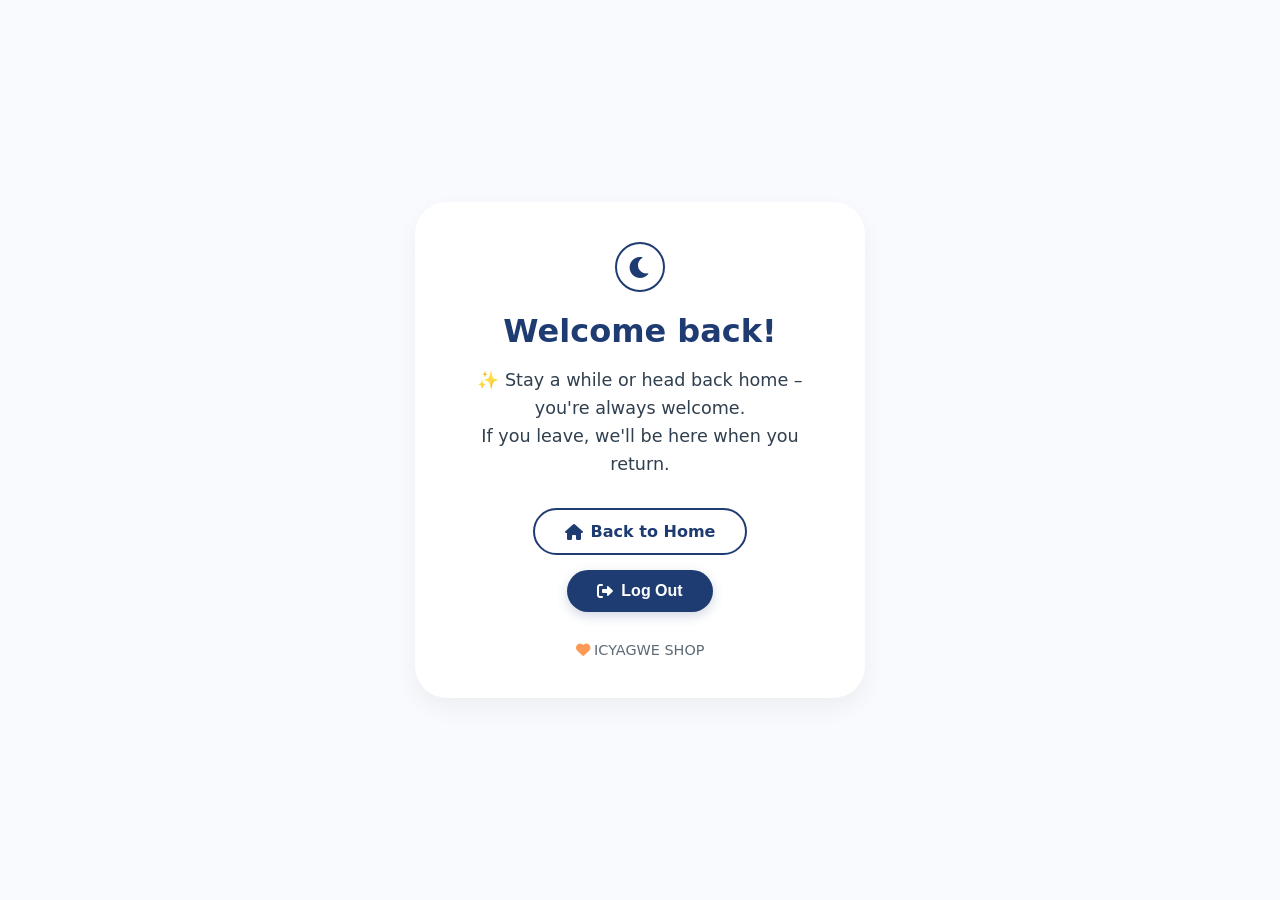
<file: logout.html>
<!DOCTYPE html>
<html lang="en">
<head>
    <meta charset="UTF-8">
    <meta name="viewport" content="width=device-width, initial-scale=1.0">
    <title>Home · Logout · Dark Mode</title>
    <!-- Font Awesome for icons -->
    <link rel="stylesheet" href="https://cdnjs.cloudflare.com/ajax/libs/font-awesome/6.0.0-beta3/css/all.min.css">
    <style>
        * {
            margin: 0;
            padding: 0;
            box-sizing: border-box;
        }

        :root {
            --bg: #f8fafd;
            --text: #1a2b3c;
            --primary: #1E3C72;
            --secondary: #FF6F0F;
            --card-bg: #ffffff;
            --shadow: 0 10px 25px rgba(0,0,0,0.05);
        }

        body.dark-mode {
            --bg: #12121a;
            --text: #e0e0e0;
            --primary: #2a4b8c;
            --secondary: #ff944d;
            --card-bg: #2a2a3a;
            --shadow: 0 10px 25px rgba(0,0,0,0.3);
        }

        body {
            font-family: 'Inter', system-ui, sans-serif;
            background: var(--bg);
            color: var(--text);
            transition: background 0.3s, color 0.3s;
            min-height: 100vh;
            display: flex;
            align-items: center;
            justify-content: center;
            padding: 20px;
        }

        .card {
            background: var(--card-bg);
            padding: 40px;
            border-radius: 32px;
            box-shadow: var(--shadow);
            max-width: 450px;
            width: 100%;
            text-align: center;
        }

        h1 {
            margin-bottom: 16px;
            font-size: 2rem;
            color: var(--primary);
        }

        .message {
            margin-bottom: 30px;
            font-size: 1.1rem;
            line-height: 1.6;
            color: var(--text);
            opacity: 0.9;
        }

        .button-group {
            display: flex;
            gap: 15px;
            justify-content: center;
            flex-wrap: wrap;
            margin-top: 20px;
        }

        .btn {
            border: none;
            padding: 12px 30px;
            border-radius: 60px;
            font-weight: 600;
            cursor: pointer;
            transition: all 0.25s ease;
            font-size: 1rem;
            display: inline-flex;
            align-items: center;
            gap: 8px;
            text-decoration: none;
        }

        .btn-primary {
            background: var(--primary);
            color: white;
            box-shadow: 0 4px 12px rgba(30,60,114,0.2);
        }
        .btn-primary:hover {
            background: var(--secondary);
            transform: translateY(-3px);
        }

        .btn-secondary {
            background: var(--secondary);
            color: white;
            box-shadow: 0 4px 12px rgba(255,111,15,0.2);
        }
        .btn-secondary:hover {
            background: #e05e00;
            transform: translateY(-3px);
        }

        .btn-outline {
            background: transparent;
            border: 2px solid var(--primary);
            color: var(--primary);
        }
        .btn-outline:hover {
            background: var(--primary);
            color: white;
        }

        /* Dark mode toggle button (sun/moon) */
        .theme-toggle {
            background: transparent;
            border: 2px solid var(--primary);
            color: var(--primary);
            width: 50px;
            height: 50px;
            border-radius: 50%;
            display: flex;
            align-items: center;
            justify-content: center;
            font-size: 1.5rem;
            cursor: pointer;
            transition: 0.25s;
            margin: 0 auto 20px;
        }
        .theme-toggle:hover {
            background: var(--primary);
            color: white;
            transform: rotate(15deg);
        }

        .footer-note {
            margin-top: 30px;
            font-size: 0.9rem;
            opacity: 0.7;
        }
    </style>
</head>
<body>
    <div class="card">
        <!-- Dark/Light toggle button -->
        <div class="theme-toggle" id="themeToggle">
            <i class="fas fa-moon"></i>
        </div>

        <h1>Welcome back!</h1>

        <div class="message">
            ✨ Stay a while or head back home – you're always welcome.<br>
            If you leave, we'll be here when you return.
        </div>

        <div class="button-group">
            <!-- Back to Home button (link) -->
            <a href="index.html" class="btn btn-outline">
                <i class="fas fa-home"></i> Back to Home
            </a>

            <!-- Logout button with confirmation -->
            <button class="btn btn-primary" id="logoutBtn">
                <i class="fas fa-sign-out-alt"></i> Log Out
            </button>
        </div>

        <div class="footer-note">
            <i class="fas fa-heart" style="color: var(--secondary);"></i> ICYAGWE SHOP
        </div>
    </div>

    <script>
        (function() {
            // ----- DARK/LIGHT MODE -----
            const themeToggle = document.getElementById('themeToggle');
            const icon = themeToggle.querySelector('i');
            const body = document.body;

            // Load saved theme
            if (localStorage.getItem('theme') === 'dark') {
                body.classList.add('dark-mode');
                icon.classList.remove('fa-moon');
                icon.classList.add('fa-sun');
            }

            themeToggle.addEventListener('click', () => {
                body.classList.toggle('dark-mode');
                if (body.classList.contains('dark-mode')) {
                    icon.classList.remove('fa-moon');
                    icon.classList.add('fa-sun');
                    localStorage.setItem('theme', 'dark');
                } else {
                    icon.classList.remove('fa-sun');
                    icon.classList.add('fa-moon');
                    localStorage.setItem('theme', 'light');
                }
            });

            // ----- LOGOUT BUTTON -----
            const logoutBtn = document.getElementById('logoutBtn');
            logoutBtn.addEventListener('click', () => {
                if (confirm('Do you want to log out?')) {
                    alert('You have logged out. See you again soon!');
                    // Optional: redirect to a logged-out page
                    // window.location.href = 'logout.html';
                }
            });
        })();
    </script>
</body>
</html>
</file>
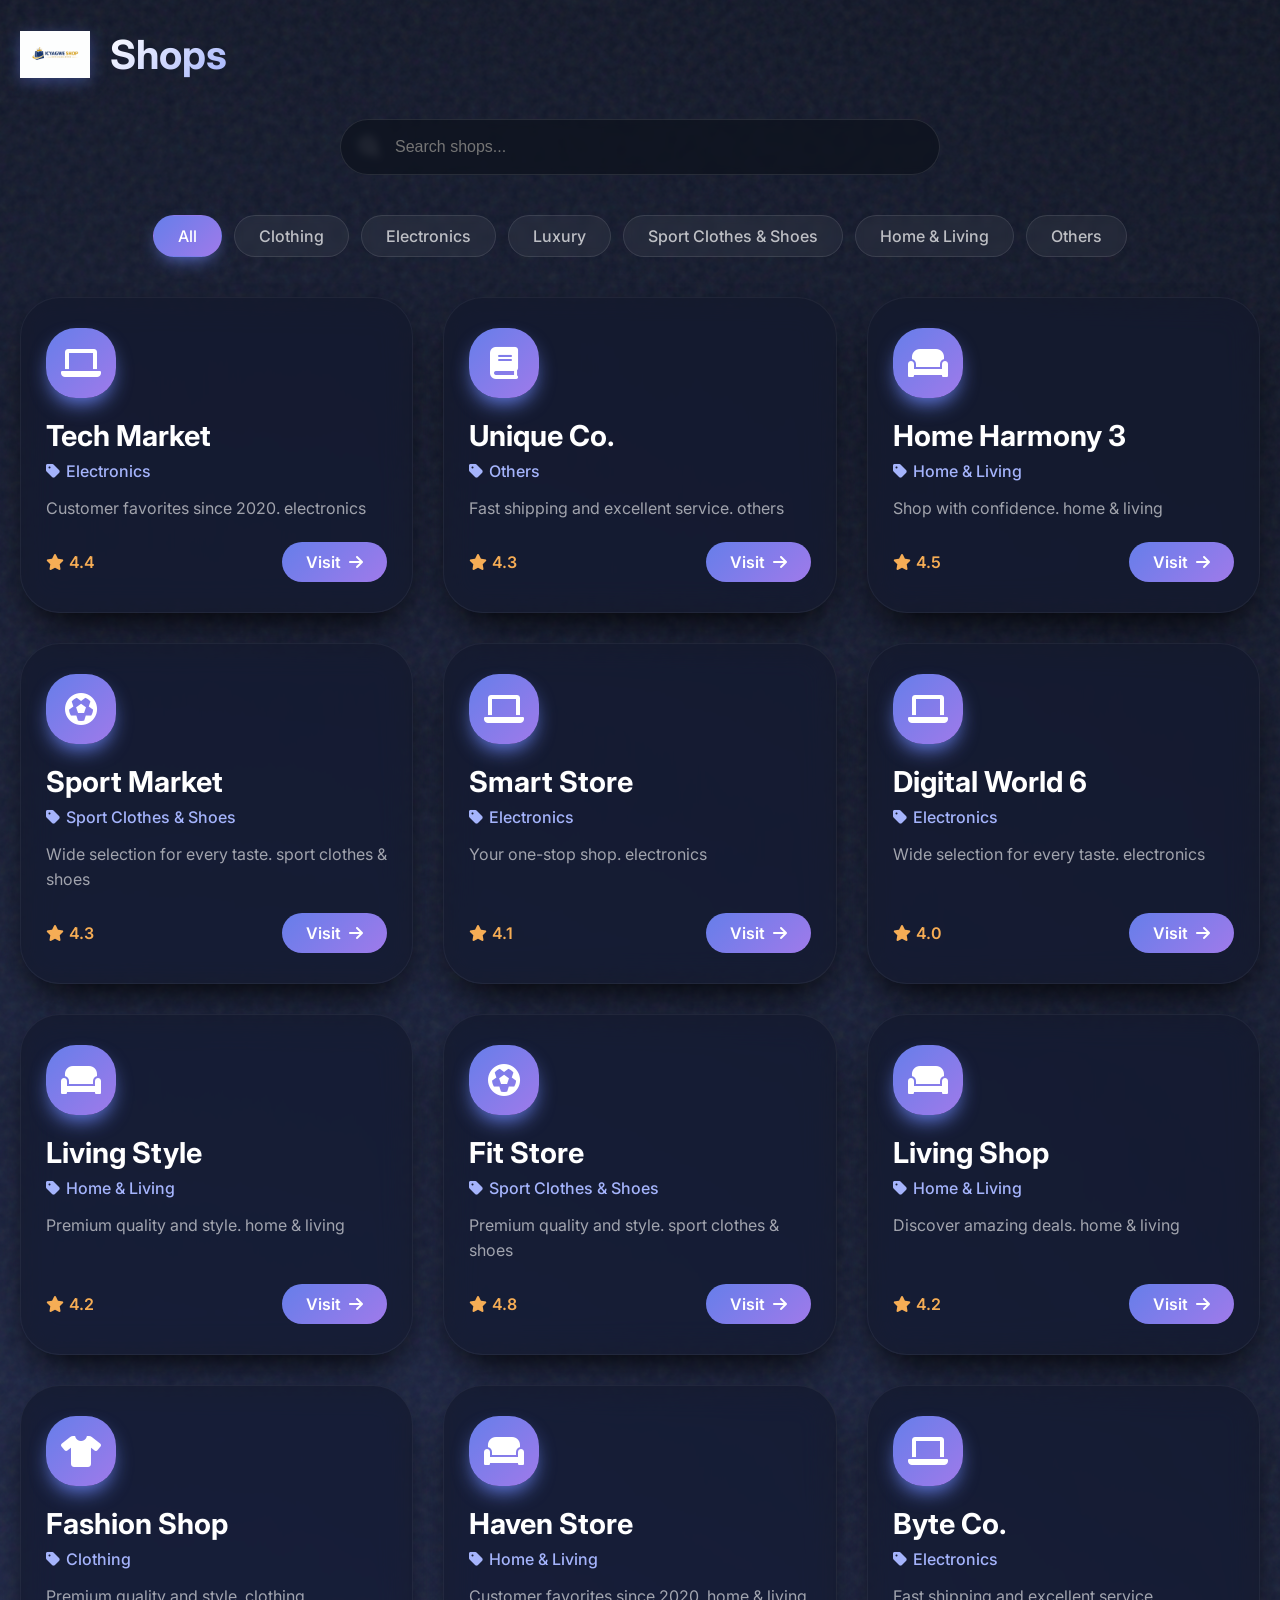
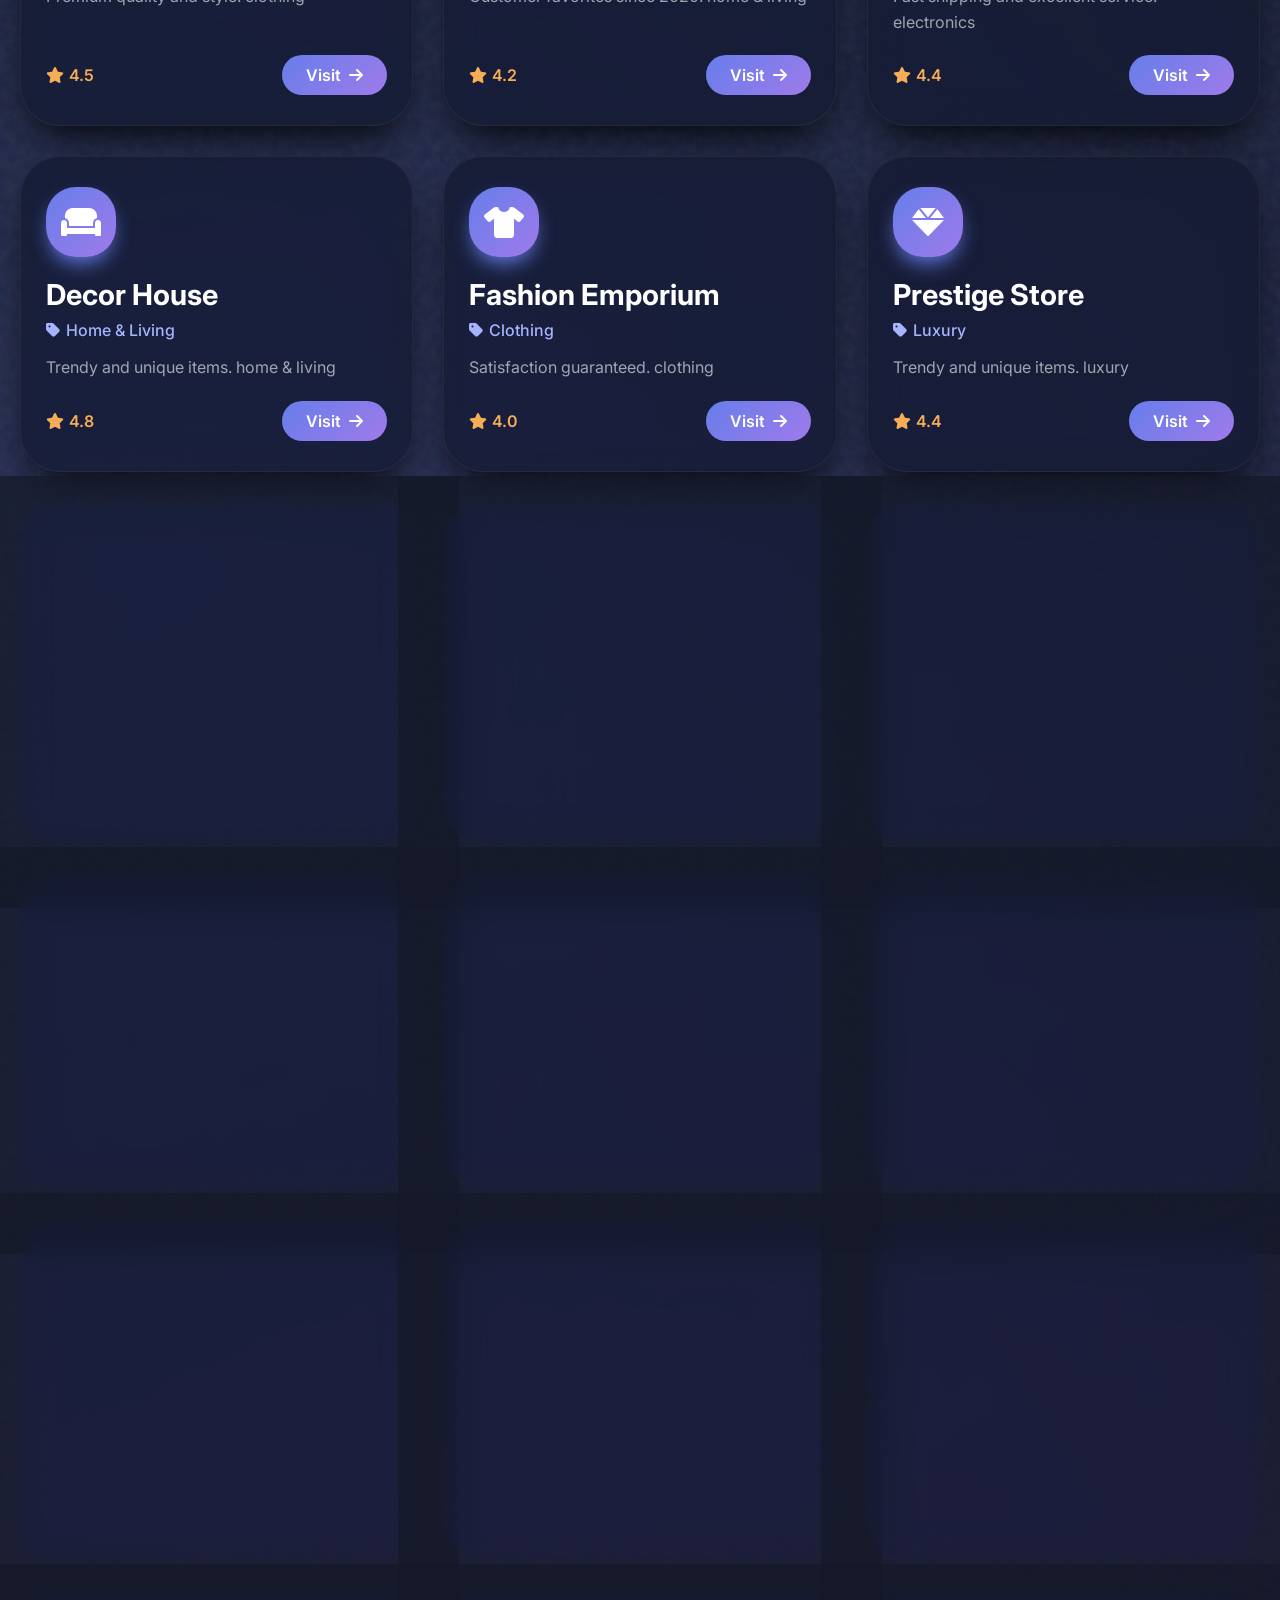
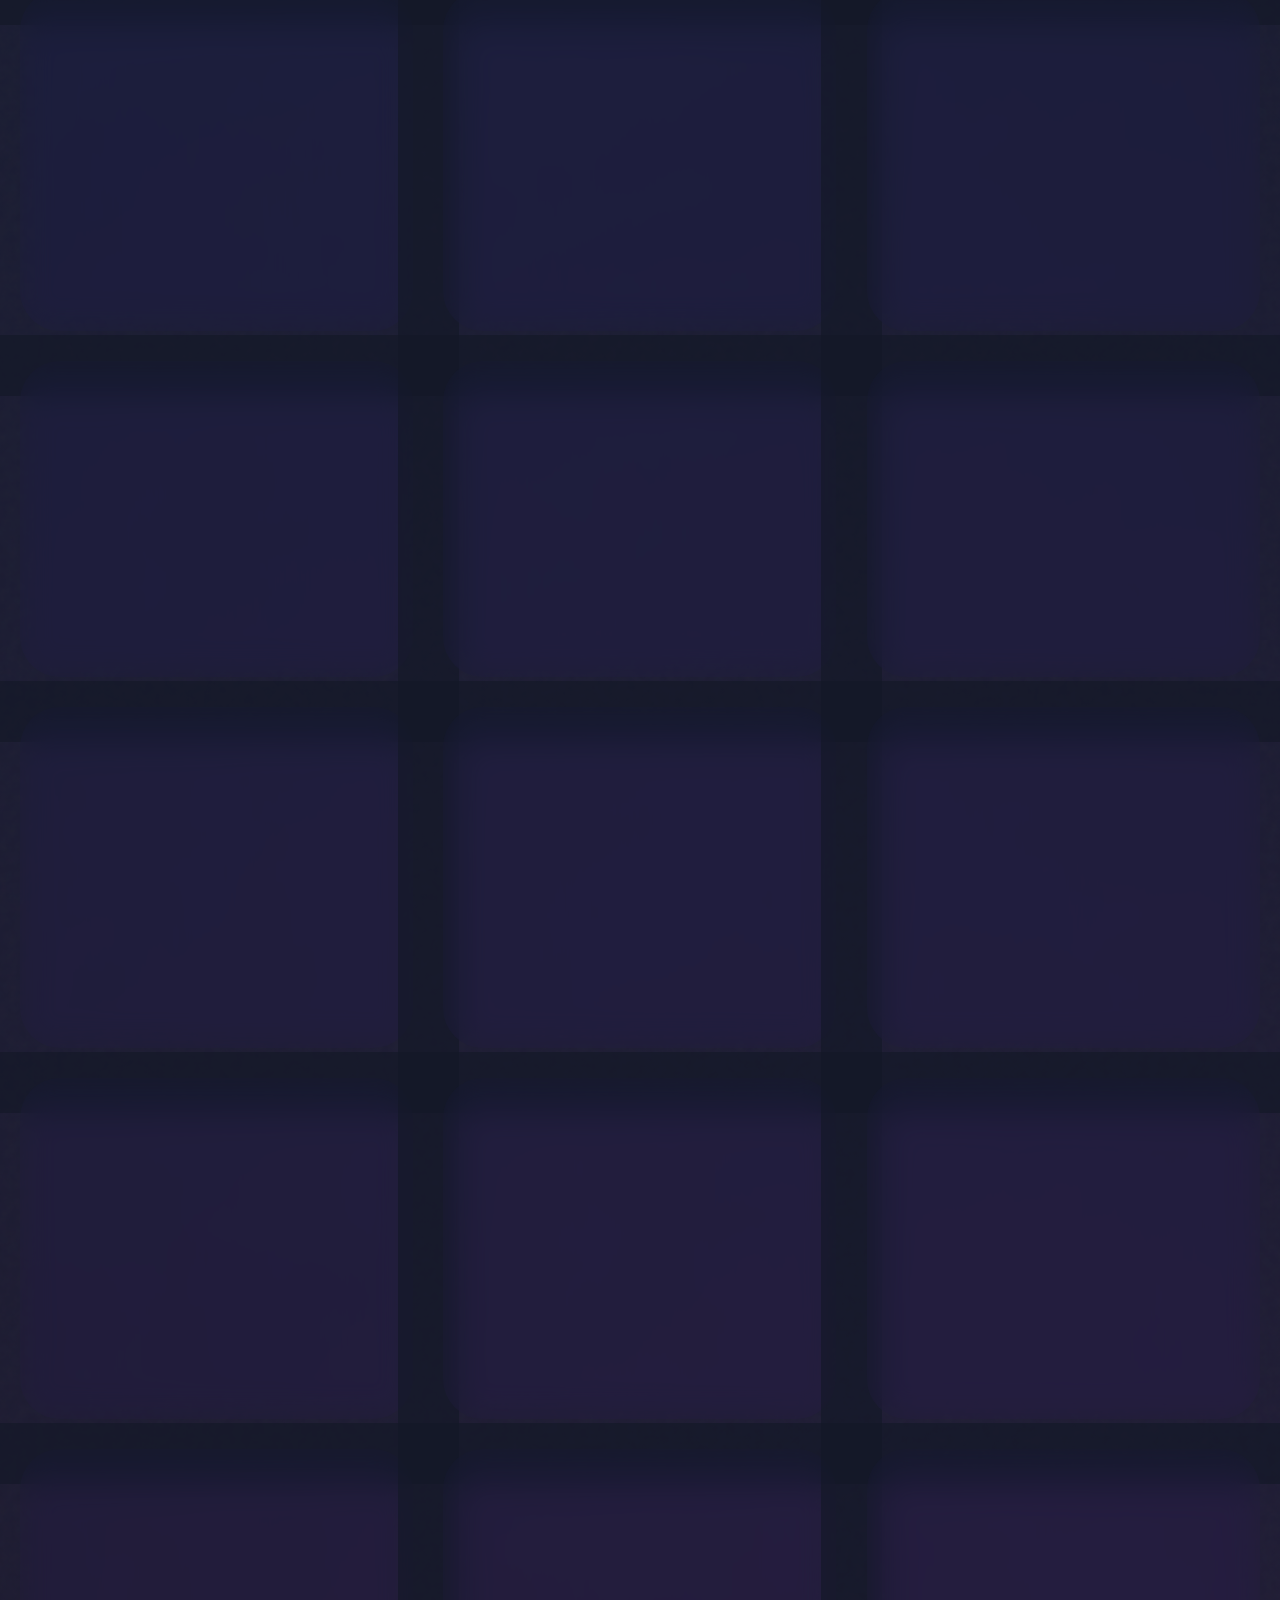
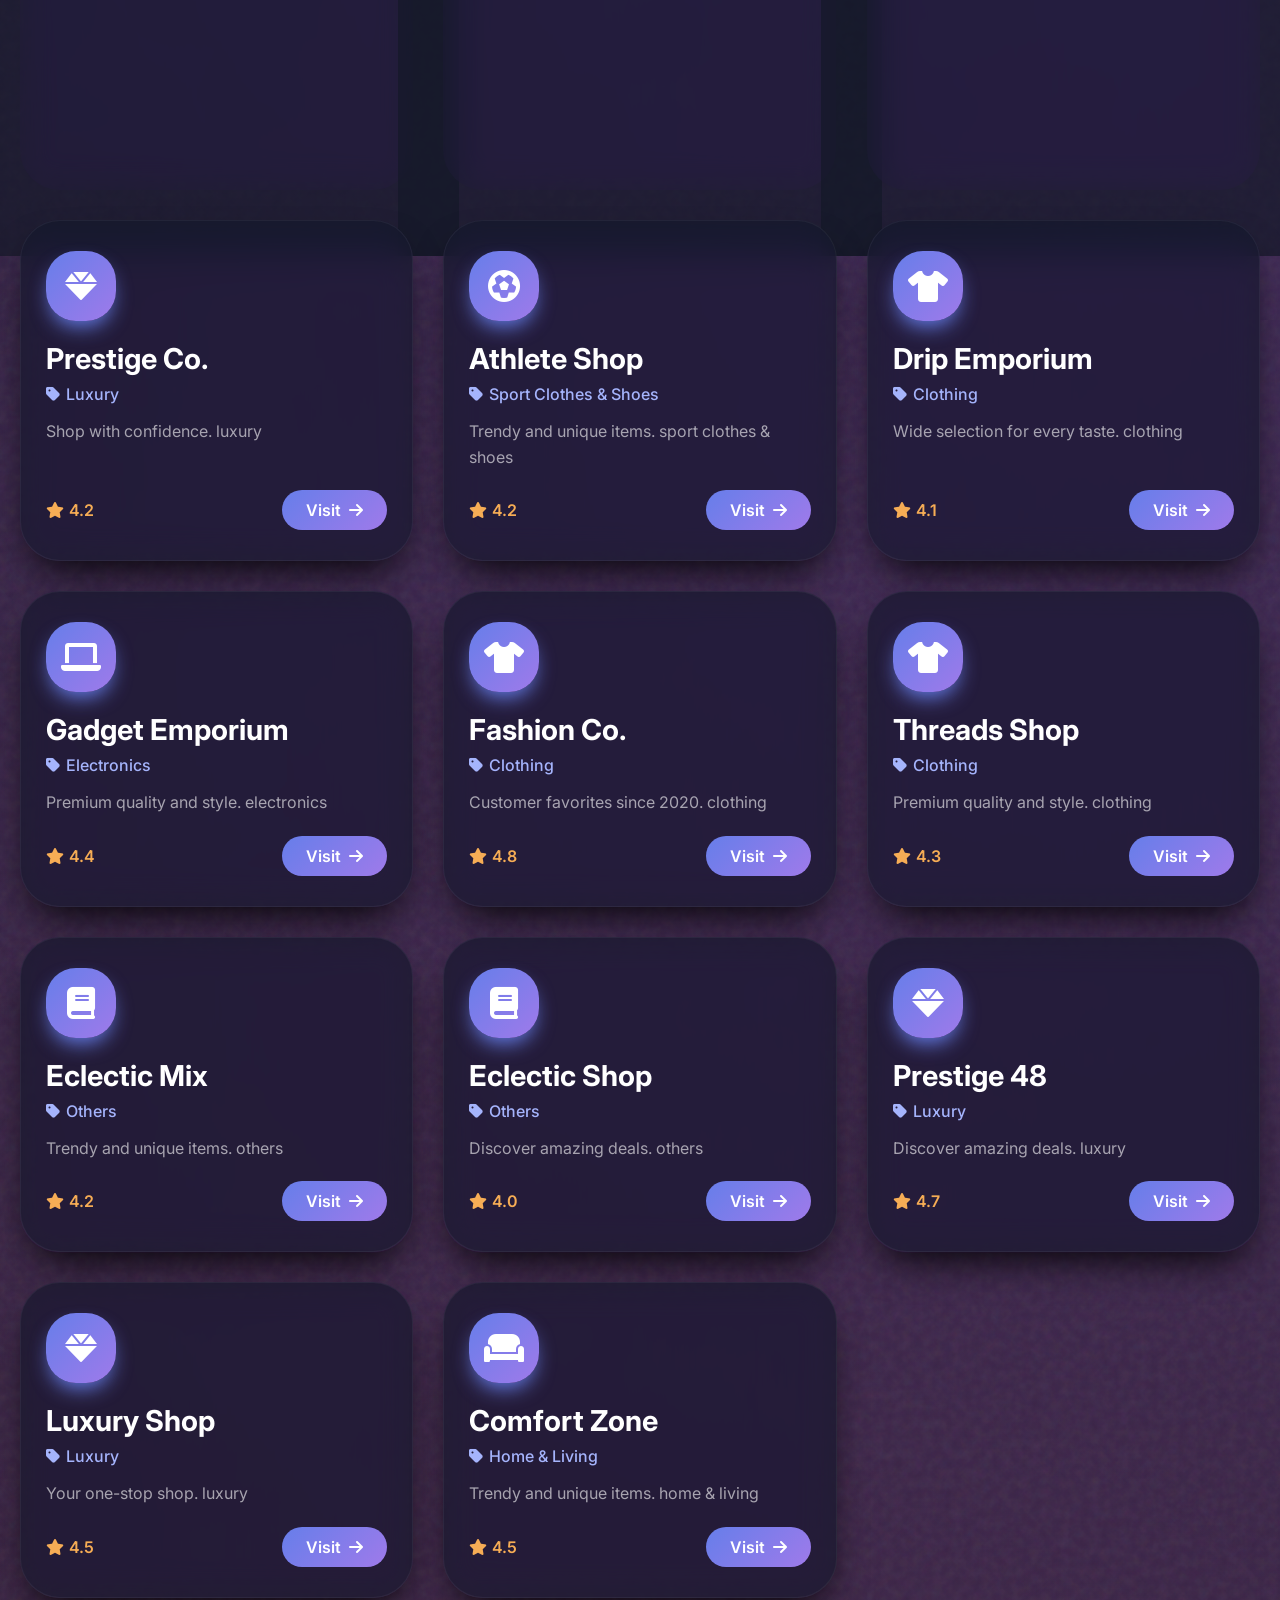
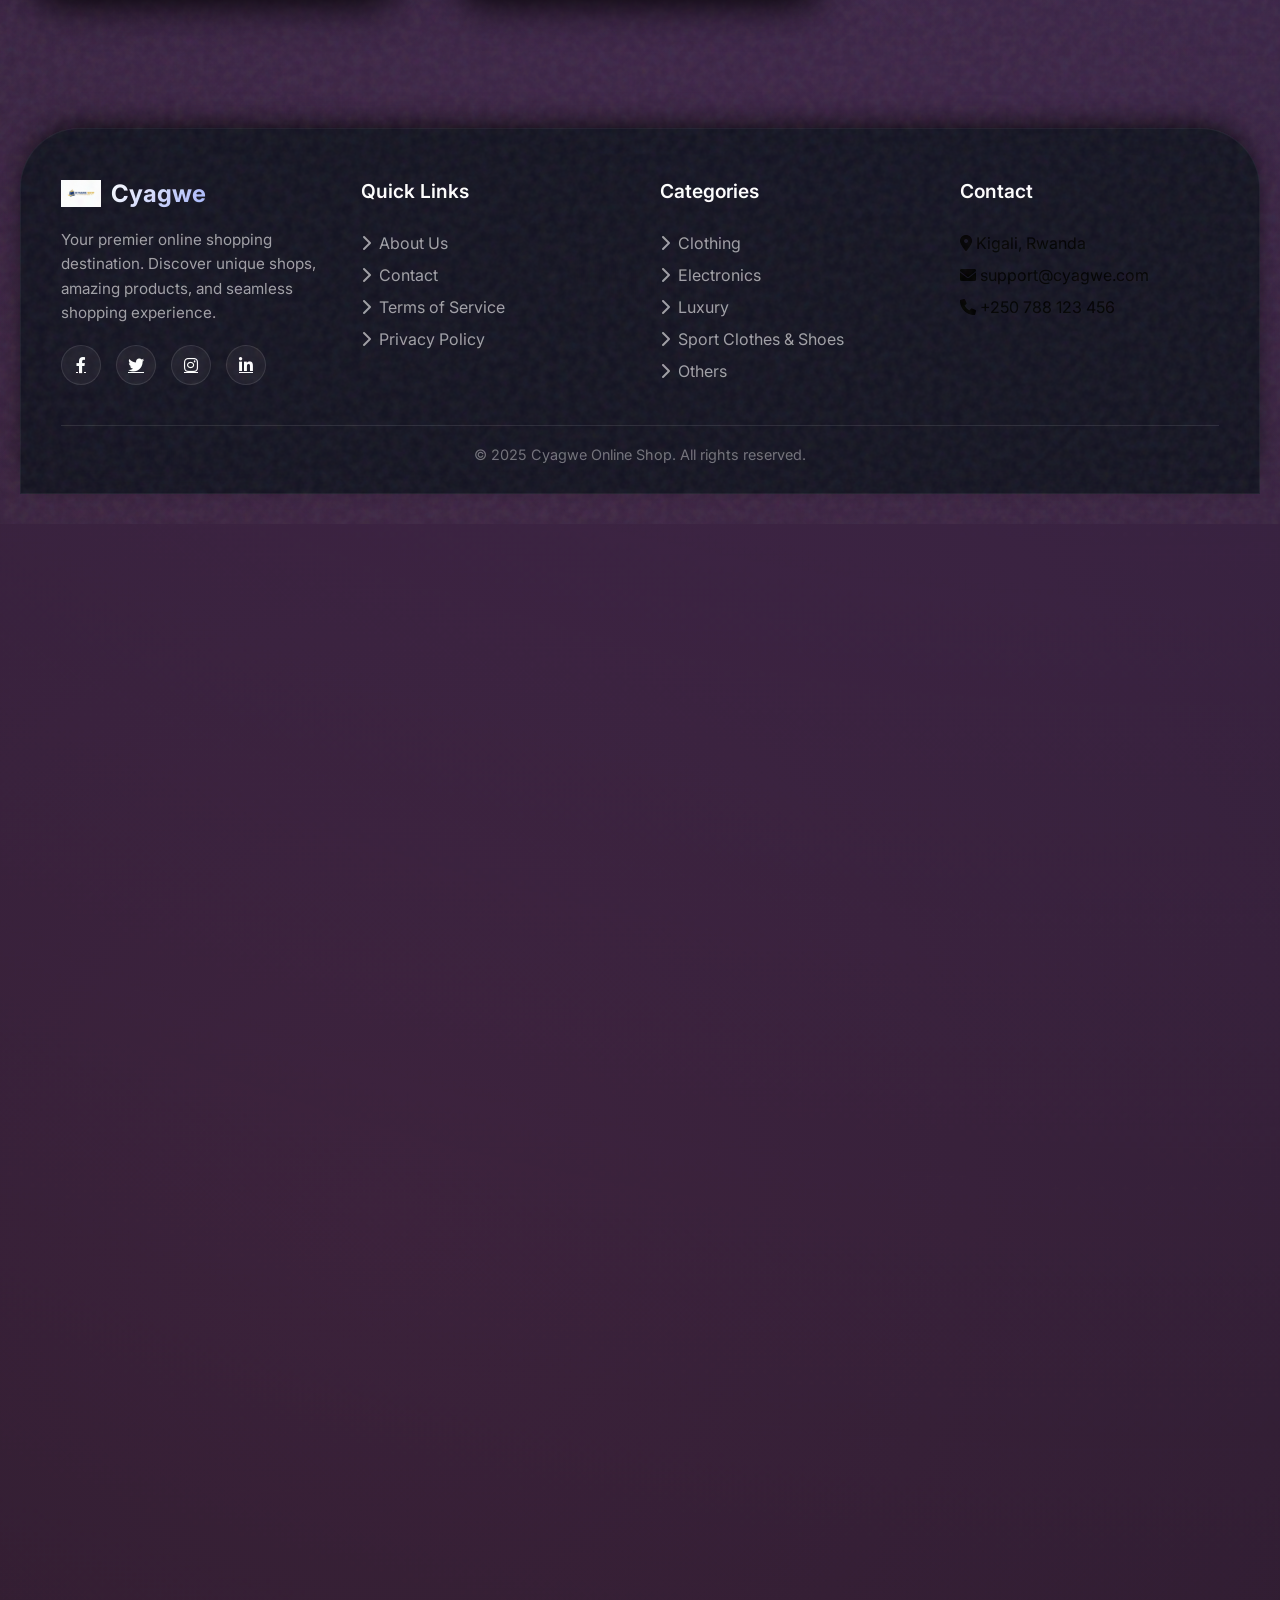
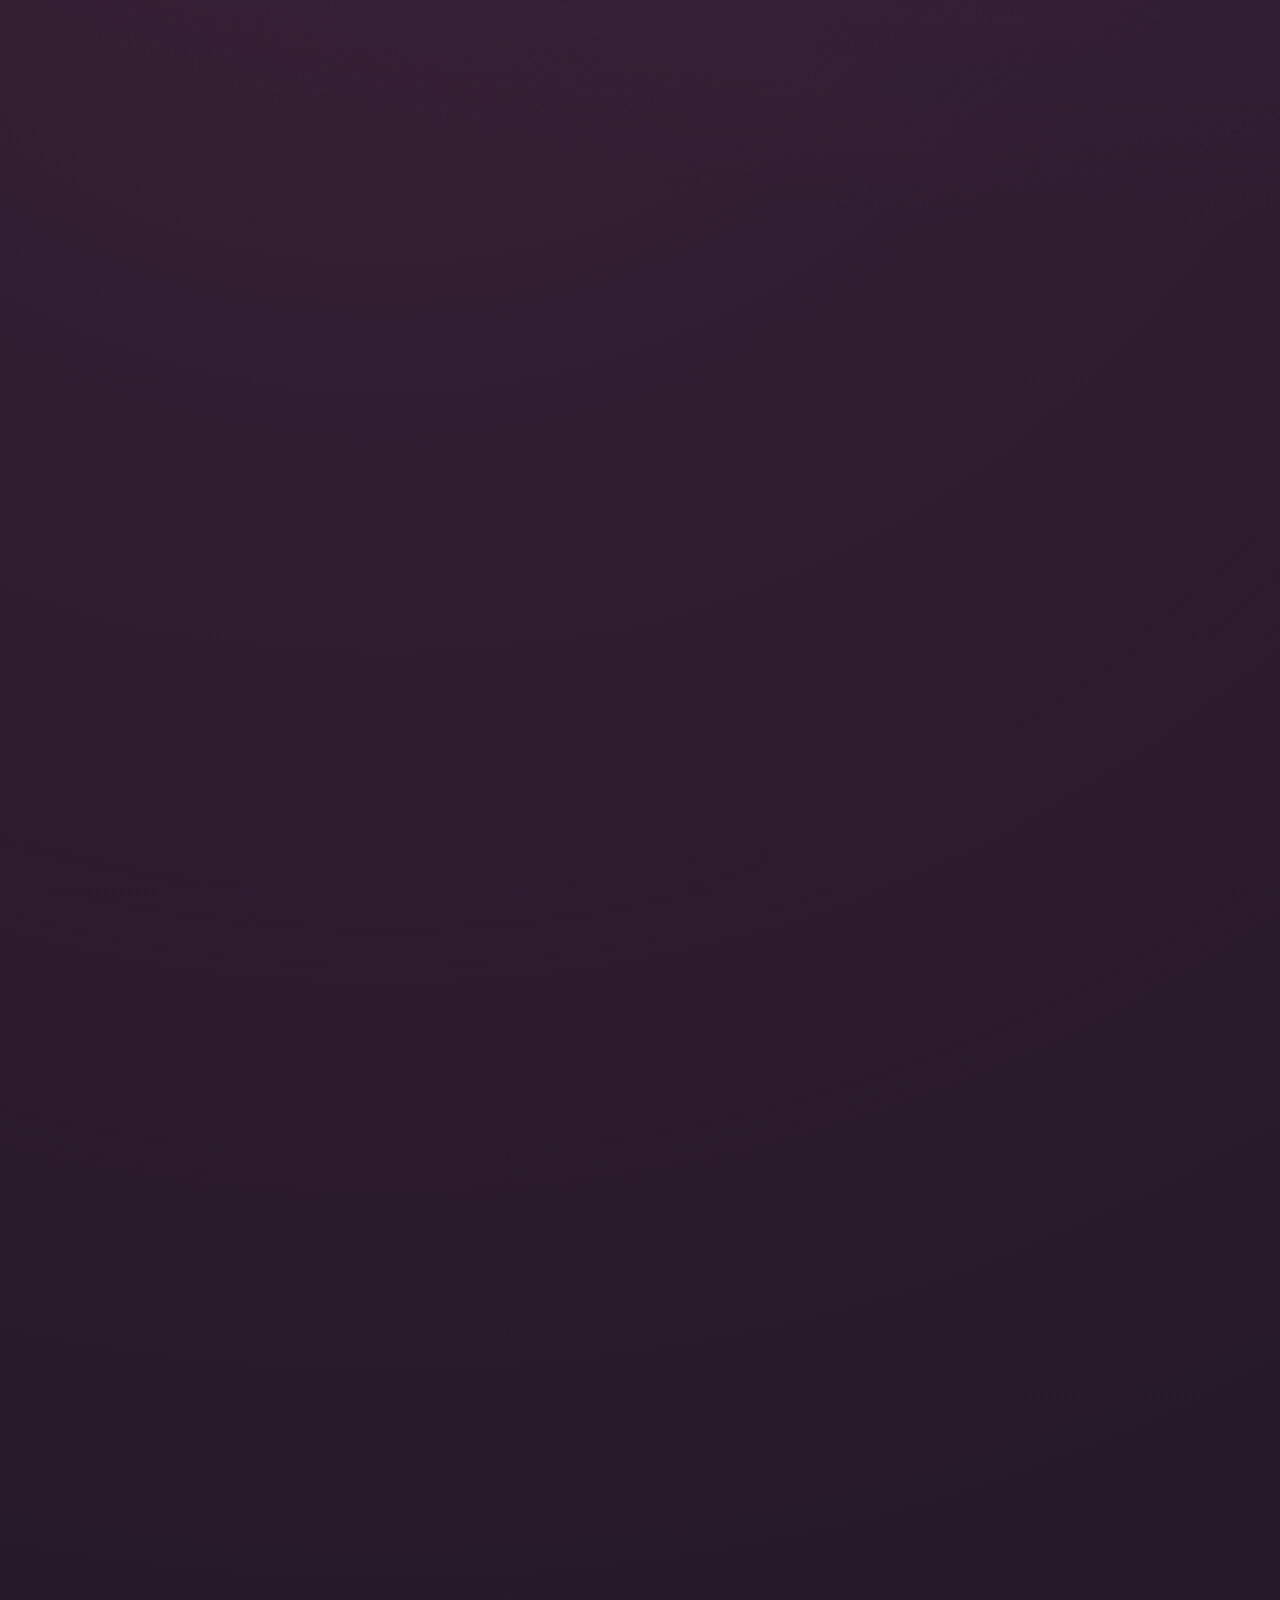
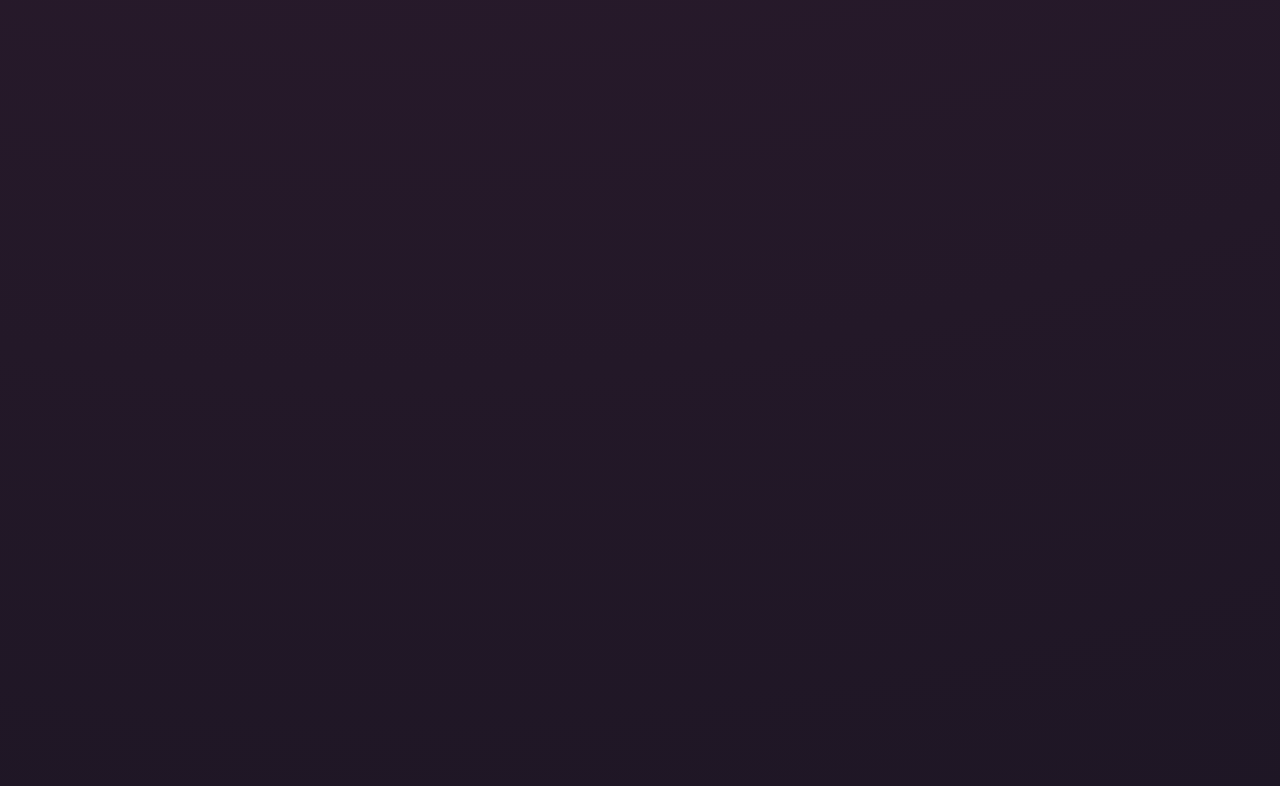
<file: shops.html>
<!DOCTYPE html>
<html lang="en">
<head>
    <meta charset="UTF-8">
    <meta name="viewport" content="width=device-width, initial-scale=1.0">
    <title>Cyagwe · Shops</title>
    <!-- Google Fonts -->
    <link href="https://fonts.googleapis.com/css2?family=Inter:opsz,wght@14..32,400;14..32,500;14..32,600;14..32,700;14..32,800&display=swap" rel="stylesheet">
    <!-- Font Awesome -->
    <link rel="stylesheet" href="https://cdnjs.cloudflare.com/ajax/libs/font-awesome/6.0.0-beta3/css/all.min.css">
    <style>
        * {
            margin: 0;
            padding: 0;
            box-sizing: border-box;
        }

        body {
            font-family: 'Inter', sans-serif;
            background: #0b0f19;
            min-height: 100vh;
            padding: 30px 20px;
            position: relative;
            overflow-x: hidden;
            display: flex;
            flex-direction: column;
        }

        /* Animated background */
        body::before {
            content: '';
            position: absolute;
            top: -50%;
            left: -50%;
            width: 200%;
            height: 200%;
            background: radial-gradient(circle at 30% 40%, rgba(102, 126, 234, 0.25) 0%, transparent 35%),
                        radial-gradient(circle at 70% 60%, rgba(155, 93, 229, 0.25) 0%, transparent 40%),
                        radial-gradient(circle at 40% 80%, rgba(237, 100, 166, 0.2) 0%, transparent 45%);
            animation: rotate 40s infinite linear;
            z-index: 0;
        }

        @keyframes rotate {
            from { transform: rotate(0deg); }
            to { transform: rotate(360deg); }
        }

        body::after {
            content: '';
            position: absolute;
            top: 0;
            left: 0;
            width: 100%;
            height: 100%;
            background-image: url("data:image/svg+xml,%3Csvg viewBox='0 0 200 200' xmlns='http://www.w3.org/2000/svg'%3E%3Cfilter id='noise'%3E%3CfeTurbulence type='fractalNoise' baseFrequency='0.65' numOctaves='3' stitchTiles='stitch'/%3E%3C/filter%3E%3Crect width='100%25' height='100%25' filter='url(%23noise)' opacity='0.08'/%3E%3C/svg%3E");
            pointer-events: none;
            z-index: 1;
        }

        .container {
            max-width: 1300px;
            margin: 0 auto;
            position: relative;
            z-index: 10;
            flex: 1;
            width: 100%;
        }

        /* Header with logo */
        .header {
            display: flex;
            align-items: center;
            gap: 20px;
            margin-bottom: 40px;
            flex-wrap: wrap;
        }

        .logo {
            width: 70px;
            height: auto;
            filter: drop-shadow(0 4px 8px rgba(102,126,234,0.4));
            transition: transform 0.2s;
        }

        .logo:hover {
            transform: scale(1.02);
        }

        .header h1 {
            font-size: 2.5rem;
            font-weight: 700;
            background: linear-gradient(135deg, #ffffff, #a5b4fc);
            -webkit-background-clip: text;
            -webkit-text-fill-color: transparent;
        }

        /* Search bar */
        .search-section {
            margin-bottom: 40px;
        }

        .search-wrapper {
            max-width: 600px;
            margin: 0 auto;
            position: relative;
        }

        .search-wrapper i {
            position: absolute;
            left: 20px;
            top: 50%;
            transform: translateY(-50%);
            color: rgba(255,255,255,0.4);
            font-size: 1.2rem;
        }

        .search-input {
            width: 100%;
            padding: 18px 24px 18px 54px;
            border: 1.5px solid rgba(255,255,255,0.1);
            border-radius: 60px;
            font-size: 1rem;
            background: rgba(10, 15, 25, 0.6);
            color: white;
            backdrop-filter: blur(4px);
            transition: all 0.25s;
        }

        .search-input:focus {
            outline: none;
            border-color: #667eea;
            box-shadow: 0 0 0 4px rgba(102,126,234,0.2);
        }

        /* Category filter pills */
        .filter-section {
            display: flex;
            justify-content: center;
            flex-wrap: wrap;
            gap: 12px;
            margin-bottom: 40px;
        }

        .filter-pill {
            padding: 10px 24px;
            background: rgba(255,255,255,0.05);
            backdrop-filter: blur(4px);
            border-radius: 40px;
            color: rgba(255,255,255,0.7);
            font-weight: 500;
            cursor: pointer;
            transition: all 0.2s;
            border: 1px solid rgba(255,255,255,0.1);
        }

        .filter-pill:hover,
        .filter-pill.active {
            background: linear-gradient(135deg, #667eea, #9f7aea);
            color: white;
            border-color: transparent;
            box-shadow: 0 8px 20px -8px #667eea;
        }

        /* Shops grid */
        .shops-grid {
            display: grid;
            grid-template-columns: repeat(auto-fill, minmax(300px, 1fr));
            gap: 30px;
            margin-bottom: 50px;
        }

        .shop-card {
            background: rgba(20, 25, 40, 0.7);
            backdrop-filter: blur(16px) saturate(180%);
            border-radius: 40px;
            padding: 30px 25px;
            border: 1px solid rgba(255,255,255,0.05);
            box-shadow: 0 20px 40px -15px black;
            transition: transform 0.3s, box-shadow 0.3s;
            display: flex;
            flex-direction: column;
        }

        .shop-card:hover {
            transform: translateY(-8px);
            box-shadow: 0 30px 50px -15px #667eea;
            border-color: rgba(102,126,234,0.3);
        }

        .shop-icon {
            width: 70px;
            height: 70px;
            border-radius: 30px;
            background: linear-gradient(135deg, #667eea, #9f7aea);
            display: flex;
            align-items: center;
            justify-content: center;
            font-size: 2rem;
            color: white;
            margin-bottom: 20px;
            box-shadow: 0 10px 20px -5px #667eea;
        }

        .shop-name {
            font-size: 1.8rem;
            font-weight: 700;
            color: white;
            margin-bottom: 8px;
        }

        .shop-category {
            color: #a5b4fc;
            font-weight: 500;
            margin-bottom: 15px;
            display: flex;
            align-items: center;
            gap: 6px;
        }

        .shop-description {
            color: rgba(255,255,255,0.6);
            line-height: 1.6;
            margin-bottom: 20px;
            flex: 1;
        }

        .shop-footer {
            display: flex;
            justify-content: space-between;
            align-items: center;
            margin-top: auto;
        }

        .shop-rating {
            color: #f6ad55;
            font-weight: 600;
            display: flex;
            align-items: center;
            gap: 5px;
        }

        .shop-rating i {
            color: #f6ad55;
        }

        .visit-btn {
            padding: 10px 24px;
            background: linear-gradient(135deg, #667eea, #9f7aea);
            border: none;
            border-radius: 40px;
            color: white;
            font-weight: 600;
            cursor: pointer;
            transition: all 0.2s;
            text-decoration: none;
            display: inline-flex;
            align-items: center;
            gap: 8px;
        }

        .visit-btn:hover {
            transform: translateY(-2px);
            box-shadow: 0 10px 20px -5px #667eea;
        }

        .empty-state {
            text-align: center;
            color: rgba(255,255,255,0.5);
            padding: 80px 20px;
            font-size: 1.2rem;
            grid-column: 1 / -1;
        }

        /* Professional Footer */
        .footer {
            background: rgba(10, 15, 25, 0.8);
            backdrop-filter: blur(12px);
            border-radius: 60px 60px 0 0;
            padding: 50px 40px 30px;
            margin-top: 80px; /* extra space above footer */
            border: 1px solid rgba(255,255,255,0.05);
            box-shadow: 0 -10px 30px -10px black;
        }

        .footer-content {
            max-width: 1300px;
            margin: 0 auto;
            display: grid;
            grid-template-columns: repeat(auto-fit, minmax(250px, 1fr));
            gap: 40px;
        }

        .footer-col {
            display: flex;
            flex-direction: column;
            gap: 20px;
        }

        .footer-logo {
            display: flex;
            align-items: center;
            gap: 10px;
        }

        .footer-logo img {
            width: 40px;
            height: auto;
        }

        .footer-logo span {
            font-size: 1.5rem;
            font-weight: 700;
            background: linear-gradient(135deg, #fff, #a5b4fc);
            -webkit-background-clip: text;
            -webkit-text-fill-color: transparent;
        }

        .footer-description {
            color: rgba(255,255,255,0.6);
            line-height: 1.6;
            font-size: 0.95rem;
        }

        .footer-col h4 {
            color: white;
            font-size: 1.2rem;
            font-weight: 600;
            margin-bottom: 10px;
        }

        .footer-links {
            list-style: none;
            display: flex;
            flex-direction: column;
            gap: 12px;
        }

        .footer-links a {
            color: rgba(255,255,255,0.6);
            text-decoration: none;
            transition: color 0.2s;
            display: flex;
            align-items: center;
            gap: 8px;
        }

        .footer-links a:hover {
            color: #a5b4fc;
        }

        .social-links {
            display: flex;
            gap: 15px;
        }

        .social-links a {
            width: 40px;
            height: 40px;
            border-radius: 50%;
            background: rgba(255,255,255,0.05);
            display: flex;
            align-items: center;
            justify-content: center;
            color: white;
            transition: all 0.2s;
            border: 1px solid rgba(255,255,255,0.1);
        }

        .social-links a:hover {
            background: linear-gradient(135deg, #667eea, #9f7aea);
            transform: translateY(-3px);
        }

        .footer-bottom {
            text-align: center;
            color: rgba(255,255,255,0.4);
            font-size: 0.9rem;
            margin-top: 40px;
            padding-top: 20px;
            border-top: 1px solid rgba(255,255,255,0.1);
        }

        @media (max-width: 600px) {
            .header { flex-direction: column; align-items: flex-start; }
            .shops-grid { grid-template-columns: 1fr; }
            .footer-content { grid-template-columns: 1fr; }
            .footer { padding: 30px 20px; }
        }
    </style>
</head>
<body>
    <div class="container">
        <!-- Header with your logo -->
        <div class="header">
            <img src="log.png.png" alt="Cyagwe" class="logo" onerror="this.style.display='none'; this.nextElementSibling.style.display='block';">
            <span style="display:none; font-size:2rem; font-weight:800; background:linear-gradient(135deg,#fff,#a5b4fc); -webkit-background-clip:text; -webkit-text-fill-color:transparent;">CYAGWE</span>
            <h1>Shops</h1>
        </div>

        <!-- Search and filter -->
        <div class="search-section">
            <div class="search-wrapper">
                <i class="fas fa-search"></i>
                <input type="text" class="search-input" id="searchInput" placeholder="Search shops...">
            </div>
        </div>

        <!-- Category filter pills -->
        <div class="filter-section" id="filterPills">
            <span class="filter-pill active" data-category="all">All</span>
            <span class="filter-pill" data-category="clothing">Clothing</span>
            <span class="filter-pill" data-category="electronics">Electronics</span>
            <span class="filter-pill" data-category="luxury">Luxury</span>
            <span class="filter-pill" data-category="sport">Sport Clothes & Shoes</span>
            <span class="filter-pill" data-category="home">Home & Living</span>
            <span class="filter-pill" data-category="other">Others</span>
        </div>

        <!-- Shops grid (50 shops will be inserted here) -->
        <div class="shops-grid" id="shopsGrid"></div>
    </div>

    <!-- Footer -->
    <footer class="footer">
        <div class="footer-content">
            <div class="footer-col">
                <div class="footer-logo">
                    <img src="log.png.png" alt="Cyagwe" onerror="this.style.display='none'; this.nextElementSibling.style.display='block';">
                    <span style="display:none;">CYAGWE</span>
                    <span>Cyagwe</span>
                </div>
                <p class="footer-description">
                    Your premier online shopping destination. Discover unique shops, amazing products, and seamless shopping experience.
                </p>
                <div class="social-links">
                    <a href="#"><i class="fab fa-facebook-f"></i></a>
                    <a href="#"><i class="fab fa-twitter"></i></a>
                    <a href="#"><i class="fab fa-instagram"></i></a>
                    <a href="#"><i class="fab fa-linkedin-in"></i></a>
                </div>
            </div>
            <div class="footer-col">
                <h4>Quick Links</h4>
                <ul class="footer-links">
                    <li><a href="#"><i class="fas fa-chevron-right"></i> About Us</a></li>
                    <li><a href="#"><i class="fas fa-chevron-right"></i> Contact</a></li>
                    <li><a href="#"><i class="fas fa-chevron-right"></i> Terms of Service</a></li>
                    <li><a href="#"><i class="fas fa-chevron-right"></i> Privacy Policy</a></li>
                </ul>
            </div>
            <div class="footer-col">
                <h4>Categories</h4>
                <ul class="footer-links">
                    <li><a href="#"><i class="fas fa-chevron-right"></i> Clothing</a></li>
                    <li><a href="#"><i class="fas fa-chevron-right"></i> Electronics</a></li>
                    <li><a href="#"><i class="fas fa-chevron-right"></i> Luxury</a></li>
                    <li><a href="#"><i class="fas fa-chevron-right"></i> Sport Clothes & Shoes</a></li>
                    <li><a href="#"><i class="fas fa-chevron-right"></i> Others</a></li>
                </ul>
            </div>
            <div class="footer-col">
                <h4>Contact</h4>
                <ul class="footer-links">
                    <li><i class="fas fa-map-marker-alt"></i> Kigali, Rwanda</li>
                    <li><i class="fas fa-envelope"></i> support@cyagwe.com</li>
                    <li><i class="fas fa-phone"></i> +250 788 123 456</li>
                </ul>
            </div>
        </div>
        <div class="footer-bottom">
            &copy; 2025 Cyagwe Online Shop. All rights reserved.
        </div>
    </footer>

    <script>
        // ---------- Generate 50 sample shops ----------
        const categories = [
            { id: 'clothing', label: 'Clothing', icon: 'fa-tshirt', namePrefixes: ['Urban', 'Drip', 'Fashion', 'Style', 'Wear', 'Threads', 'Vogue', 'Chic'] },
            { id: 'electronics', label: 'Electronics', icon: 'fa-laptop', namePrefixes: ['Tech', 'Gadget', 'Digital', 'Electro', 'Cyber', 'Smart', 'Byte', 'Circuit'] },
            { id: 'luxury', label: 'Luxury', icon: 'fa-gem', namePrefixes: ['Prestige', 'Elite', 'Royal', 'Luxe', 'Opulent', 'Exclusive', 'Posh', 'Refined'] },
            { id: 'sport', label: 'Sport Clothes & Shoes', icon: 'fa-futbol', namePrefixes: ['Sport', 'Active', 'Fit', 'Athlete', 'Gym', 'Run', 'Train', 'Pro'] },
            { id: 'home', label: 'Home & Living', icon: 'fa-couch', namePrefixes: ['Home', 'Living', 'Comfort', 'Nest', 'Cozy', 'Decor', 'Haven', 'Abode'] },
            { id: 'other', label: 'Others', icon: 'fa-book', namePrefixes: ['Unique', 'Special', 'Curio', 'Eclectic', 'Vintage', 'Oddities', 'Treasure', 'Bazaar'] }
        ];

        const shopNames = {
            clothing: ['Drip Shop', 'Urban Outfitters', 'Fashion Hub', 'Style Street', 'Wearhouse'],
            electronics: ['IT Tech', 'Gadget Hub', 'Digital World', 'ElectroCity', 'Smart Center'],
            luxury: ['Luxury Shop', 'Prestige', 'Elite Collection', 'Royal Gifts', 'Opulent'],
            sport: ['SportZone', 'Active Wear', 'Fit Gear', 'Athlete\'s Corner', 'Pro Sports'],
            home: ['Home Harmony', 'Living Style', 'Comfort Zone', 'Nest & Rest', 'Decor House'],
            other: ['Book Haven', 'Curio Shop', 'Vintage Finds', 'Eclectic Mix', 'Treasure Trove']
        };

        const descriptions = [
            'High-quality products at affordable prices.',
            'Wide selection for every taste.',
            'Satisfaction guaranteed.',
            'Fast shipping and excellent service.',
            'Trendy and unique items.',
            'Customer favorites since 2020.',
            'Your one-stop shop.',
            'Discover amazing deals.',
            'Premium quality and style.',
            'Shop with confidence.'
        ];

        function randomItem(arr) {
            return arr[Math.floor(Math.random() * arr.length)];
        }

        function generateShops(count) {
            const shops = [];
            for (let i = 1; i <= count; i++) {
                const cat = randomItem(categories);
                const catId = cat.id;
                const catLabel = cat.label;
                const icon = cat.icon;
                // Generate a name: either from predefined list or random combo
                let name;
                if (Math.random() > 0.3) {
                    const prefix = randomItem(cat.namePrefixes);
                    const suffix = ['Shop', 'Store', 'Market', 'Emporium', 'Co.'][Math.floor(Math.random() * 5)];
                    name = prefix + ' ' + suffix;
                } else {
                    const namesList = shopNames[catId] || shopNames.other;
                    name = randomItem(namesList) + (i % 3 === 0 ? ' ' + i : '');
                }
                const rating = (4 + Math.random()).toFixed(1); // 4.0 - 5.0
                const description = randomItem(descriptions) + ' ' + (catLabel.toLowerCase());
                shops.push({
                    id: i,
                    name: name,
                    category: catId,
                    categoryLabel: catLabel,
                    description: description,
                    rating: rating,
                    icon: icon
                });
            }
            return shops;
        }

        const shopsData = generateShops(50);

        // DOM elements
        const shopsGrid = document.getElementById('shopsGrid');
        const searchInput = document.getElementById('searchInput');
        const filterPills = document.querySelectorAll('.filter-pill');

        let activeCategory = 'all';
        let searchTerm = '';

        // Render shops based on filters
        function renderShops() {
            const filtered = shopsData.filter(shop => {
                if (activeCategory !== 'all' && shop.category !== activeCategory) return false;
                if (searchTerm && !shop.name.toLowerCase().includes(searchTerm.toLowerCase()) &&
                    !shop.description.toLowerCase().includes(searchTerm.toLowerCase())) return false;
                return true;
            });

            if (filtered.length === 0) {
                shopsGrid.innerHTML = '<div class="empty-state">✨ No shops match your criteria</div>';
                return;
            }

            let html = '';
            filtered.forEach(shop => {
                html += `
                    <div class="shop-card" data-id="${shop.id}">
                        <div class="shop-icon">
                            <i class="fas ${shop.icon}"></i>
                        </div>
                        <div class="shop-name">${shop.name}</div>
                        <div class="shop-category">
                            <i class="fas fa-tag"></i> ${shop.categoryLabel}
                        </div>
                        <div class="shop-description">${shop.description}</div>
                        <div class="shop-footer">
                            <div class="shop-rating">
                                <i class="fas fa-star"></i> ${shop.rating}
                            </div>
                            <a href="#" class="visit-btn" onclick="alert('Visit shop: ${shop.name} (demo)')">
                                Visit <i class="fas fa-arrow-right"></i>
                            </a>
                        </div>
                    </div>
                `;
            });
            shopsGrid.innerHTML = html;
        }

        // Initial render
        renderShops();

        // Search input handler
        searchInput.addEventListener('input', (e) => {
            searchTerm = e.target.value;
            renderShops();
        });

        // Filter pill click handler
        filterPills.forEach(pill => {
            pill.addEventListener('click', () => {
                filterPills.forEach(p => p.classList.remove('active'));
                pill.classList.add('active');
                activeCategory = pill.dataset.category;
                renderShops();
            });
        });

        // Fallback for logo if image missing
        const logo = document.querySelector('.logo');
        if (logo) {
            logo.onerror = function() {
                this.style.display = 'none';
                this.nextElementSibling.style.display = 'block';
            };
        }

        // Fallback for footer logo
        const footerLogo = document.querySelector('.footer-logo img');
        if (footerLogo) {
            footerLogo.onerror = function() {
                this.style.display = 'none';
                this.nextElementSibling.style.display = 'block';
            };
        }
    </script>
</body>
</html>
</file>
